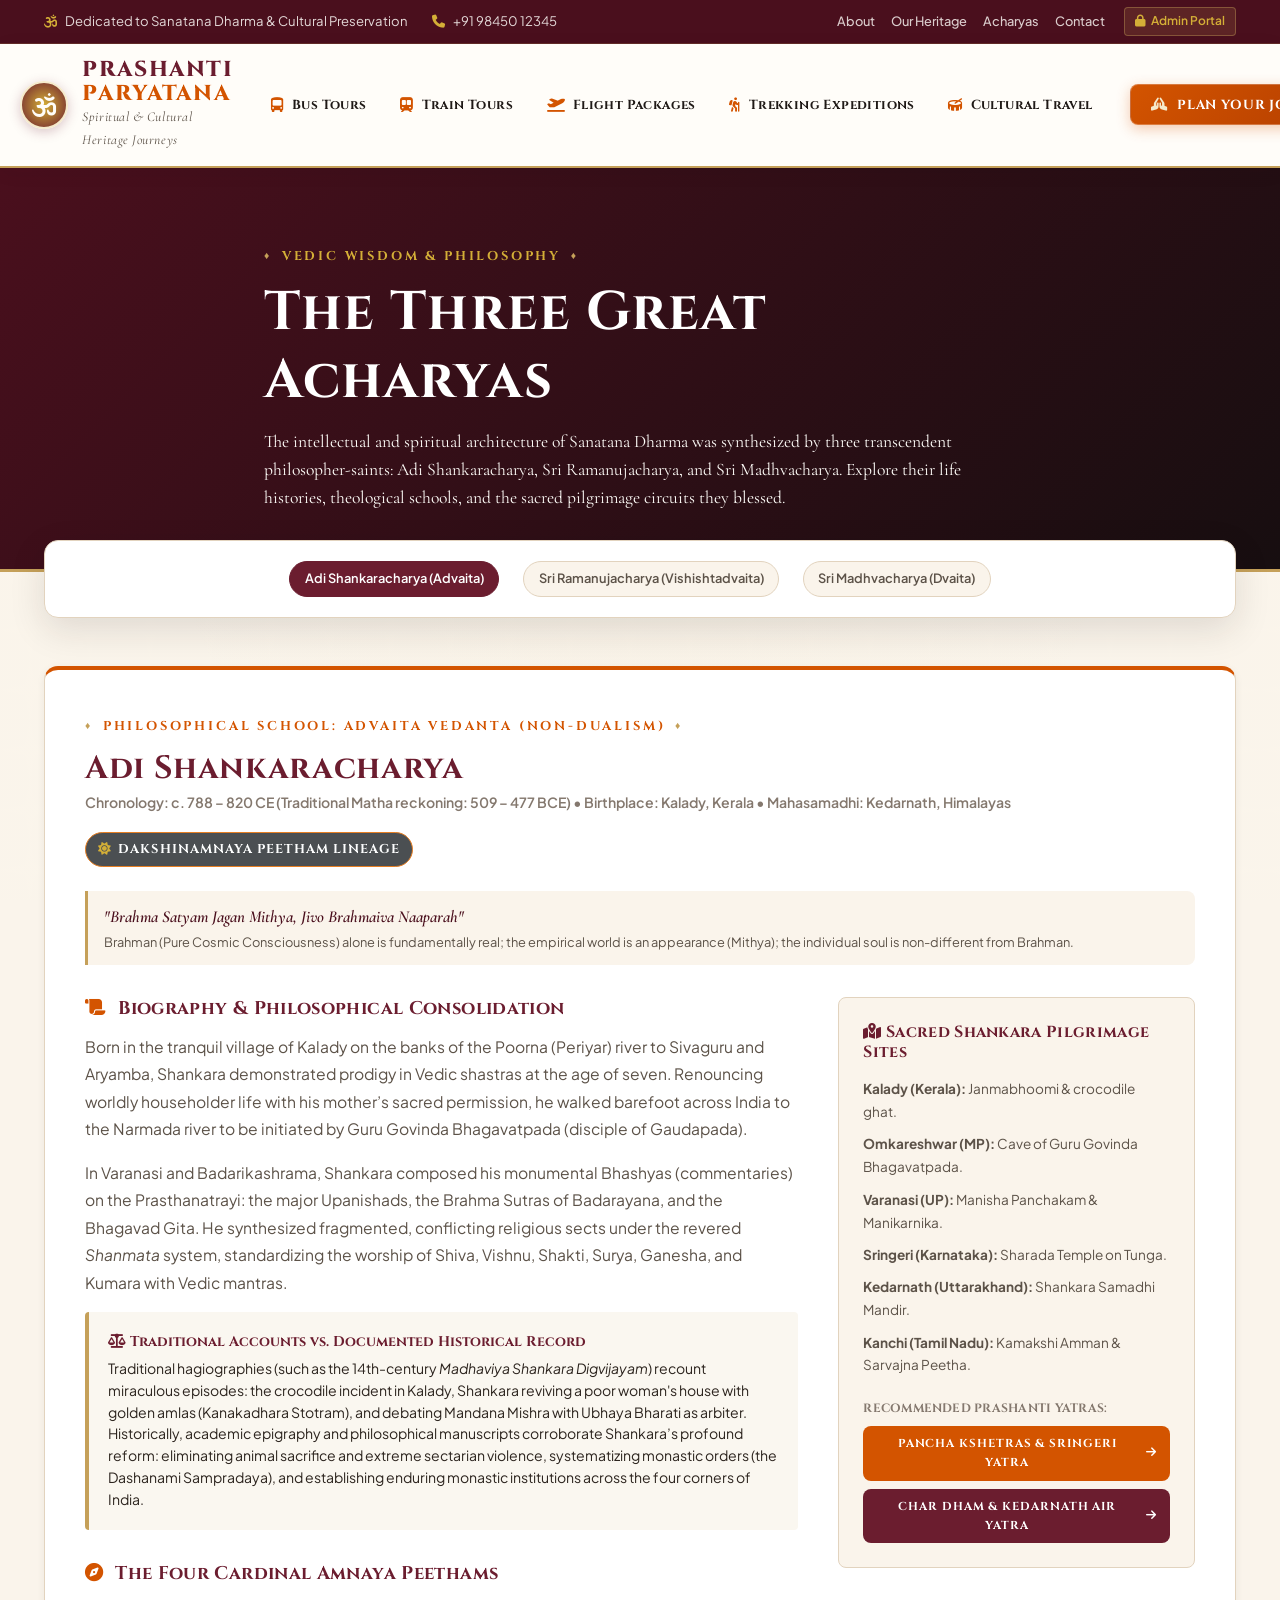
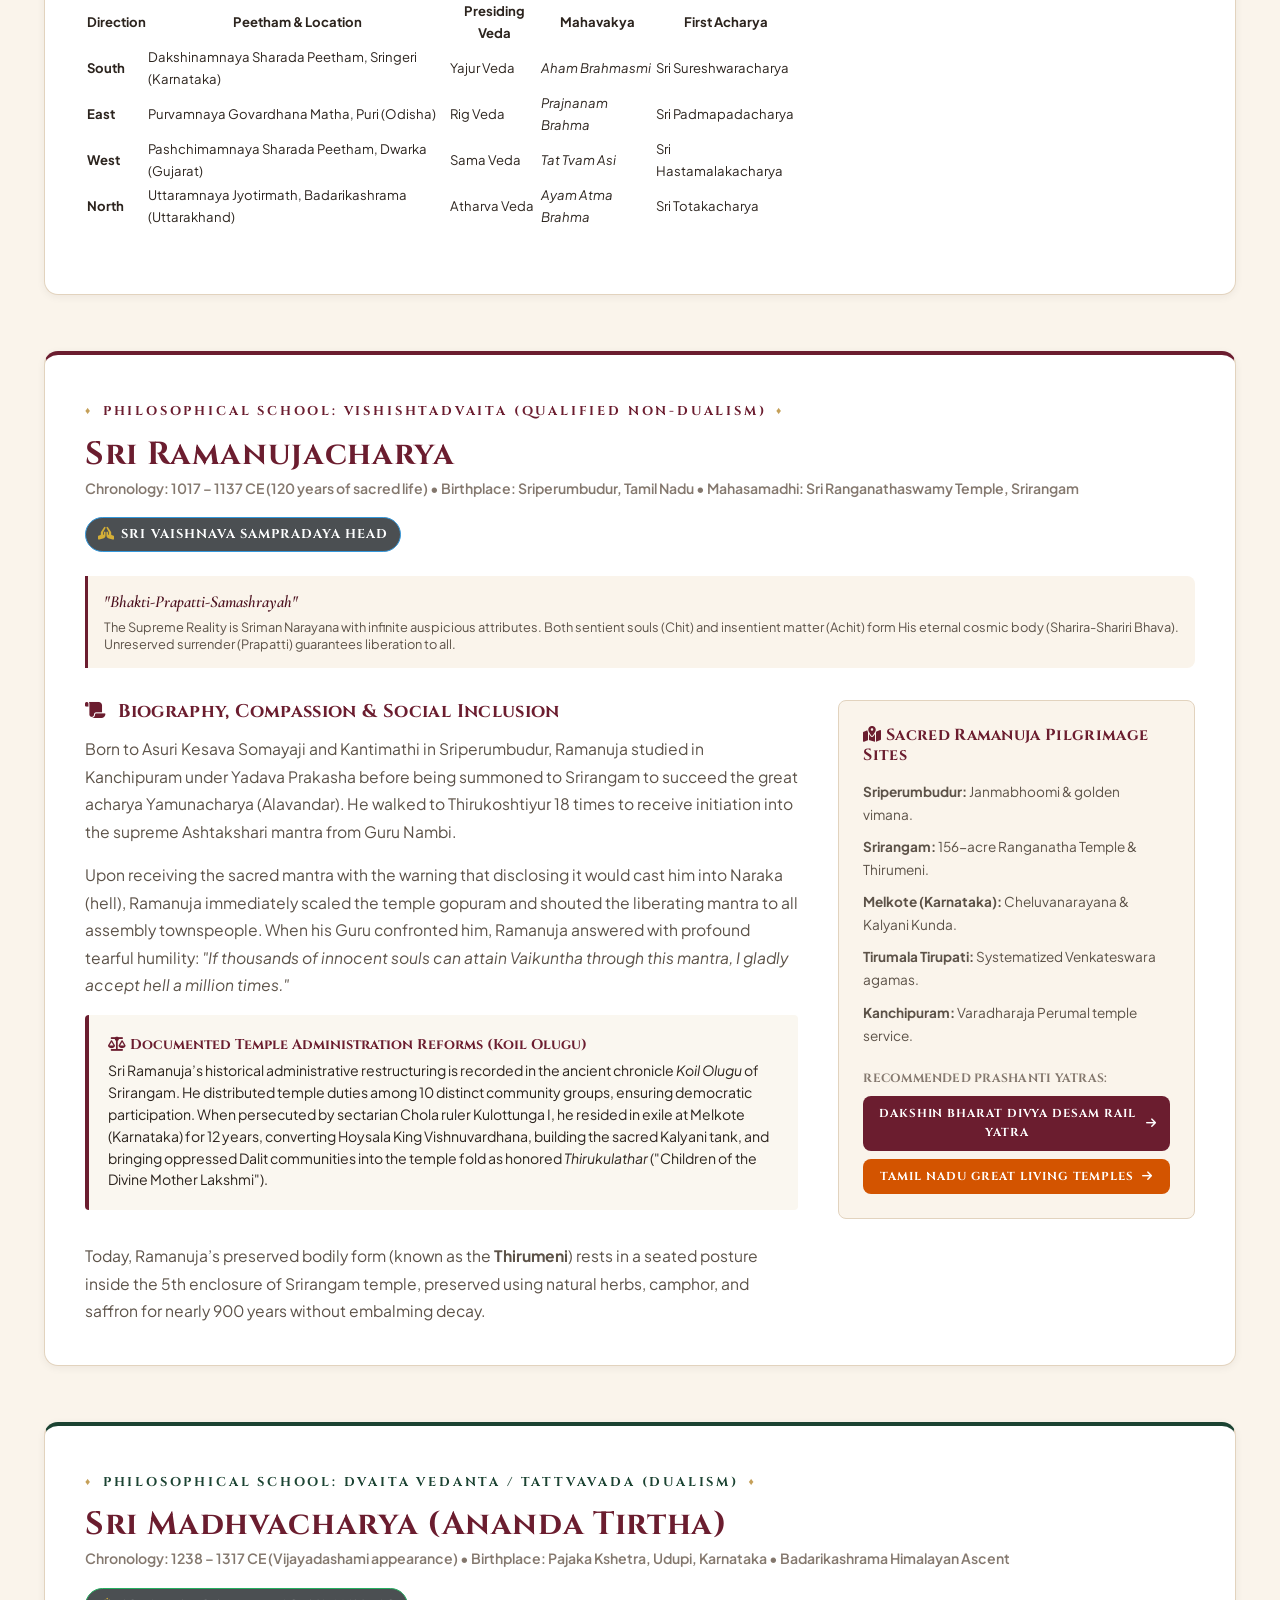
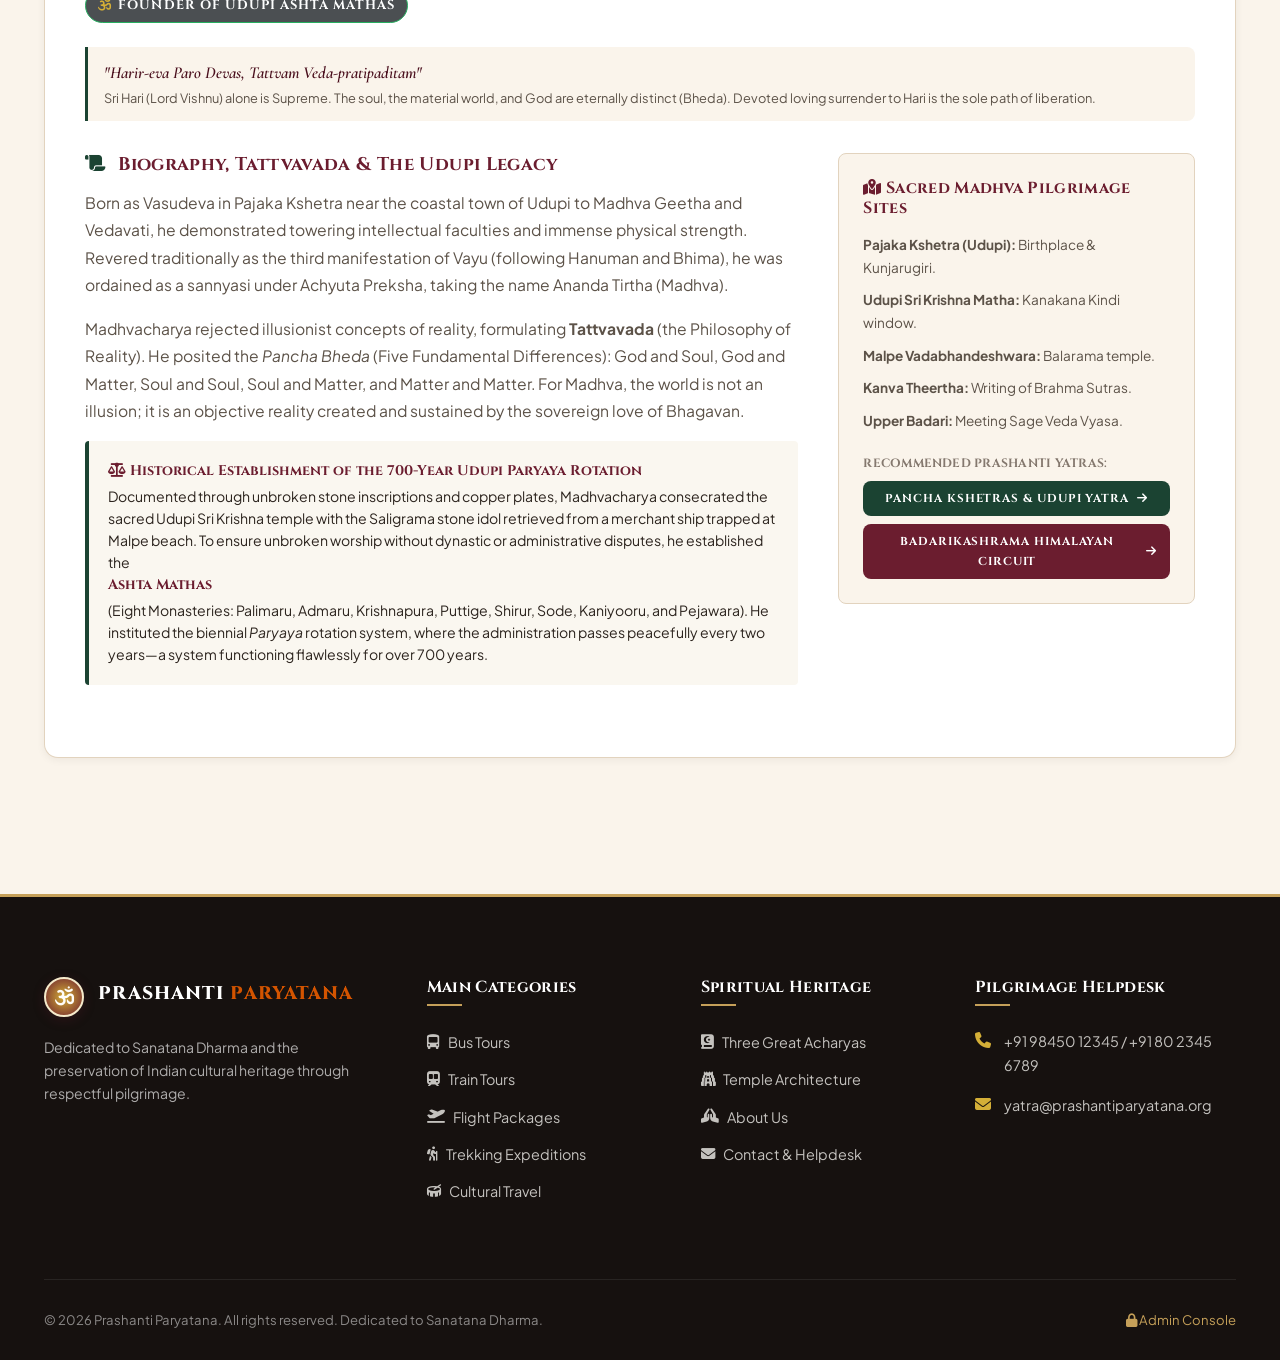
<file: acharyas.html>
<!DOCTYPE html>
<html lang="en">
<head>
  <meta charset="UTF-8" />
  <meta name="viewport" content="width=device-width, initial-scale=1.0" />
  <title>The Three Great Acharyas | Prashanti Paryatana</title>
  <meta name="description" content="Explore the philosophical systems, historical lives, and sacred pilgrimage routes of Adi Shankaracharya, Sri Ramanujacharya, and Sri Madhvacharya." />

  <link rel="preconnect" href="https://fonts.googleapis.com" />
  <link rel="preconnect" href="https://fonts.gstatic.com" crossorigin />
  <link rel="stylesheet" href="https://cdnjs.cloudflare.com/ajax/libs/font-awesome/6.5.1/css/all.min.css" />

  <link rel="stylesheet" href="css/style.css" />
  <link rel="stylesheet" href="css/components.css" />
</head>
<body data-page="acharyas">

  <!-- Top Bar -->
  <div class="top-bar">
    <div class="container top-bar-inner">
      <div class="top-bar-left">
        <div class="top-bar-item">
          <i class="fa-solid fa-om"></i>
          <span>Dedicated to Sanatana Dharma & Cultural Preservation</span>
        </div>
        <div class="top-bar-item">
          <i class="fa-solid fa-phone"></i>
          <a href="tel:+919845012345">+91 98450 12345</a>
        </div>
      </div>
      <div class="top-bar-right">
        <div class="top-bar-links">
          <a href="about.html">About</a>
          <a href="heritage.html">Our Heritage</a>
          <a href="acharyas.html" class="active">Acharyas</a>
          <a href="contact.html">Contact</a>
        </div>
        <a href="admin.html" class="admin-portal-link">
          <i class="fa-solid fa-lock"></i> Admin Portal
        </a>
      </div>
    </div>
  </div>

  <!-- Header -->
  <header class="site-header">
    <div class="container site-header-inner">
      <a href="index.html" class="brand-identity">
        <div class="brand-emblem"><i class="fa-solid fa-om"></i></div>
        <div class="brand-text-wrap">
          <span class="brand-name">Prashanti <span>Paryatana</span></span>
          <span class="brand-tagline">Spiritual & Cultural Heritage Journeys</span>
        </div>
      </a>

      <!-- 5 Prominent Categories -->
      <nav class="categories-nav">
        <a href="bus-tours.html" class="category-link">
          <i class="fa-solid fa-bus-simple"></i>
          <span>Bus Tours</span>
        </a>
        <a href="train-tours.html" class="category-link">
          <i class="fa-solid fa-train-subway"></i>
          <span>Train Tours</span>
        </a>
        <a href="flight-packages.html" class="category-link">
          <i class="fa-solid fa-plane-departure"></i>
          <span>Flight Packages</span>
        </a>
        <a href="trekking-expeditions.html" class="category-link">
          <i class="fa-solid fa-person-hiking"></i>
          <span>Trekking Expeditions</span>
        </a>
        <a href="cultural.html" class="category-link">
          <i class="fa-solid fa-drum"></i>
          <span>Cultural Travel</span>
        </a>
      </nav>

      <div class="nav-actions">
        <button type="button" class="btn-plan-journey" onclick="openEnquiryModal('', 'Acharya Heritage Pilgrimage', 'all')">
          <i class="fa-solid fa-hands-praying"></i>
          <span>Plan Your Journey</span>
        </button>
        <button type="button" class="mobile-nav-toggle" aria-label="Toggle navigation">
          <i class="fa-solid fa-bars-staggered"></i>
        </button>
      </div>
    </div>
  </header>

  <!-- Hero Section -->
  <section class="category-hero" style="background: linear-gradient(135deg, var(--color-maroon-deep) 0%, #170E10 100%);">
    <div class="container category-hero-content">
      <span class="section-eyebrow" style="color: var(--color-gold-bright);">Vedic Wisdom & Philosophy</span>
      <h1>The Three Great Acharyas</h1>
      <p>
        The intellectual and spiritual architecture of Sanatana Dharma was synthesized by three transcendent philosopher-saints: Adi Shankaracharya, Sri Ramanujacharya, and Sri Madhvacharya. Explore their life histories, theological schools, and the sacred pilgrimage circuits they blessed.
      </p>
    </div>
  </section>

  <!-- Navigation Anchors -->
  <div class="container filter-bar-wrap">
    <div class="filter-bar" style="justify-content: center; gap: 1.5rem;">
      <a href="#adi-shankara" class="filter-pill active">Adi Shankaracharya (Advaita)</a>
      <a href="#ramanujacharya" class="filter-pill">Sri Ramanujacharya (Vishishtadvaita)</a>
      <a href="#madhvacharya" class="filter-pill">Sri Madhvacharya (Dvaita)</a>
    </div>
  </div>

  <!-- Main Content: The Three Acharyas In-Depth -->
  <main class="container" style="padding-bottom: 6rem;">

    <!-- ================= 1. ADI SHANKARACHARYA ================= -->
    <article id="adi-shankara" class="detail-section-block" style="border-top: 4px solid var(--color-saffron);">
      <div style="display: flex; justify-content: space-between; align-items: flex-start; flex-wrap: wrap; gap: 1rem; margin-bottom: 1.5rem;">
        <div>
          <span class="section-eyebrow">Philosophical School: Advaita Vedanta (Non-Dualism)</span>
          <h2 style="color: var(--color-maroon); font-size: 2rem;">Adi Shankaracharya</h2>
          <span style="font-size: 0.88rem; color: var(--text-muted); font-weight: 600;">
            Chronology: c. 788 – 820 CE (Traditional Matha reckoning: 509 – 477 BCE) • Birthplace: Kalady, Kerala • Mahasamadhi: Kedarnath, Himalayas
          </span>
        </div>
        <span class="package-card-badge cat-bus" style="position: static; font-size: 0.8rem;">
          <i class="fa-solid fa-sun"></i> Dakshinamnaya Peetham Lineage
        </span>
      </div>

      <div class="acharya-quote-box" style="margin: 1.5rem 0;">
        <div class="acharya-quote">"Brahma Satyam Jagan Mithya, Jivo Brahmaiva Naaparah"</div>
        <div class="acharya-trans">Brahman (Pure Cosmic Consciousness) alone is fundamentally real; the empirical world is an appearance (Mithya); the individual soul is non-different from Brahman.</div>
      </div>

      <div class="detail-grid" style="grid-template-columns: 2fr 1fr; gap: 2.5rem; margin-top: 2rem;">
        <div>
          <h4 style="color: var(--color-maroon); margin-bottom: 0.8rem; font-size: 1.15rem;">
            <i class="fa-solid fa-scroll" style="color: var(--color-saffron); margin-right: 0.4rem;"></i> Biography & Philosophical Consolidation
          </h4>
          <p class="detail-body-text" style="margin-bottom: 1rem;">
            Born in the tranquil village of Kalady on the banks of the Poorna (Periyar) river to Sivaguru and Aryamba, Shankara demonstrated prodigy in Vedic shastras at the age of seven. Renouncing worldly householder life with his mother’s sacred permission, he walked barefoot across India to the Narmada river to be initiated by Guru Govinda Bhagavatpada (disciple of Gaudapada).
          </p>
          <p class="detail-body-text" style="margin-bottom: 1rem;">
            In Varanasi and Badarikashrama, Shankara composed his monumental Bhashyas (commentaries) on the Prasthanatrayi: the major Upanishads, the Brahma Sutras of Badarayana, and the Bhagavad Gita. He synthesized fragmented, conflicting religious sects under the revered <em>Shanmata</em> system, standardizing the worship of Shiva, Vishnu, Shakti, Surya, Ganesha, and Kumara with Vedic mantras.
          </p>

          <!-- Historical Distinction Note -->
          <div class="artist-disclaimer-notice" style="border-left-color: var(--color-gold); background: #FAF7F0;">
            <strong><i class="fa-solid fa-scale-balanced"></i> Traditional Accounts vs. Documented Historical Record</strong>
            Traditional hagiographies (such as the 14th-century <em>Madhaviya Shankara Digvijayam</em>) recount miraculous episodes: the crocodile incident in Kalady, Shankara reviving a poor woman's house with golden amlas (Kanakadhara Stotram), and debating Mandana Mishra with Ubhaya Bharati as arbiter. Historically, academic epigraphy and philosophical manuscripts corroborate Shankara’s profound reform: eliminating animal sacrifice and extreme sectarian violence, systematizing monastic orders (the Dashanami Sampradaya), and establishing enduring monastic institutions across the four corners of India.
          </div>

          <h4 style="color: var(--color-maroon); margin: 1.5rem 0 0.8rem 0; font-size: 1.15rem;">
            <i class="fa-solid fa-compass" style="color: var(--color-saffron); margin-right: 0.4rem;"></i> The Four Cardinal Amnaya Peethams
          </h4>
          <div style="overflow-x: auto;">
            <table class="admin-table" style="font-size: 0.82rem; margin-bottom: 1.5rem;">
              <thead>
                <tr>
                  <th>Direction</th>
                  <th>Peetham & Location</th>
                  <th>Presiding Veda</th>
                  <th>Mahavakya</th>
                  <th>First Acharya</th>
                </tr>
              </thead>
              <tbody>
                <tr>
                  <td><strong>South</strong></td>
                  <td>Dakshinamnaya Sharada Peetham, Sringeri (Karnataka)</td>
                  <td>Yajur Veda</td>
                  <td><em>Aham Brahmasmi</em></td>
                  <td>Sri Sureshwaracharya</td>
                </tr>
                <tr>
                  <td><strong>East</strong></td>
                  <td>Purvamnaya Govardhana Matha, Puri (Odisha)</td>
                  <td>Rig Veda</td>
                  <td><em>Prajnanam Brahma</em></td>
                  <td>Sri Padmapadacharya</td>
                </tr>
                <tr>
                  <td><strong>West</strong></td>
                  <td>Pashchimamnaya Sharada Peetham, Dwarka (Gujarat)</td>
                  <td>Sama Veda</td>
                  <td><em>Tat Tvam Asi</em></td>
                  <td>Sri Hastamalakacharya</td>
                </tr>
                <tr>
                  <td><strong>North</strong></td>
                  <td>Uttaramnaya Jyotirmath, Badarikashrama (Uttarakhand)</td>
                  <td>Atharva Veda</td>
                  <td><em>Ayam Atma Brahma</em></td>
                  <td>Sri Totakacharya</td>
                </tr>
              </tbody>
            </table>
          </div>
        </div>

        <div>
          <div style="background: var(--color-sandalwood); padding: 1.5rem; border-radius: var(--radius-md); border: 1px solid var(--color-sandalwood-border);">
            <h4 style="font-size: 1rem; color: var(--color-maroon); margin-bottom: 1rem;">
              <i class="fa-solid fa-map-location-dot"></i> Sacred Shankara Pilgrimage Sites
            </h4>
            <ul style="display: flex; flex-direction: column; gap: 0.6rem; font-size: 0.85rem; color: var(--text-secondary); margin-bottom: 1.5rem;">
              <li><strong>Kalady (Kerala):</strong> Janmabhoomi & crocodile ghat.</li>
              <li><strong>Omkareshwar (MP):</strong> Cave of Guru Govinda Bhagavatpada.</li>
              <li><strong>Varanasi (UP):</strong> Manisha Panchakam & Manikarnika.</li>
              <li><strong>Sringeri (Karnataka):</strong> Sharada Temple on Tunga.</li>
              <li><strong>Kedarnath (Uttarakhand):</strong> Shankara Samadhi Mandir.</li>
              <li><strong>Kanchi (Tamil Nadu):</strong> Kamakshi Amman & Sarvajna Peetha.</li>
            </ul>

            <h5 style="font-family: var(--font-heading); font-size: 0.75rem; text-transform: uppercase; color: var(--text-muted); margin-bottom: 0.6rem;">
              Recommended Prashanti Yatras:
            </h5>
            <div style="display: flex; flex-direction: column; gap: 0.5rem;">
              <a href="package-detail.html?id=bus-sringeri-udupi" class="btn-explore" style="font-size: 0.72rem; padding: 0.5rem 0.8rem; background: var(--color-saffron);">
                <span>Pancha Kshetras & Sringeri Yatra</span> <i class="fa-solid fa-arrow-right"></i>
              </a>
              <a href="package-detail.html?id=flight-char-dham-himalaya" class="btn-explore" style="font-size: 0.72rem; padding: 0.5rem 0.8rem; background: var(--color-maroon);">
                <span>Char Dham & Kedarnath Air Yatra</span> <i class="fa-solid fa-arrow-right"></i>
              </a>
            </div>
          </div>
        </div>
      </div>
    </article>

    <!-- ================= 2. SRI RAMANUJACHARYA ================= -->
    <article id="ramanujacharya" class="detail-section-block" style="border-top: 4px solid var(--color-maroon); margin-top: 3.5rem;">
      <div style="display: flex; justify-content: space-between; align-items: flex-start; flex-wrap: wrap; gap: 1rem; margin-bottom: 1.5rem;">
        <div>
          <span class="section-eyebrow" style="color: var(--color-maroon);">Philosophical School: Vishishtadvaita (Qualified Non-Dualism)</span>
          <h2 style="color: var(--color-maroon); font-size: 2rem;">Sri Ramanujacharya</h2>
          <span style="font-size: 0.88rem; color: var(--text-muted); font-weight: 600;">
            Chronology: 1017 – 1137 CE (120 years of sacred life) • Birthplace: Sriperumbudur, Tamil Nadu • Mahasamadhi: Sri Ranganathaswamy Temple, Srirangam
          </span>
        </div>
        <span class="package-card-badge cat-train" style="position: static; font-size: 0.8rem;">
          <i class="fa-solid fa-hands-praying"></i> Sri Vaishnava Sampradaya Head
        </span>
      </div>

      <div class="acharya-quote-box" style="margin: 1.5rem 0; border-left-color: var(--color-maroon);">
        <div class="acharya-quote">"Bhakti-Prapatti-Samashrayah"</div>
        <div class="acharya-trans">The Supreme Reality is Sriman Narayana with infinite auspicious attributes. Both sentient souls (Chit) and insentient matter (Achit) form His eternal cosmic body (Sharira-Shariri Bhava). Unreserved surrender (Prapatti) guarantees liberation to all.</div>
      </div>

      <div class="detail-grid" style="grid-template-columns: 2fr 1fr; gap: 2.5rem; margin-top: 2rem;">
        <div>
          <h4 style="color: var(--color-maroon); margin-bottom: 0.8rem; font-size: 1.15rem;">
            <i class="fa-solid fa-scroll" style="color: var(--color-maroon); margin-right: 0.4rem;"></i> Biography, Compassion & Social Inclusion
          </h4>
          <p class="detail-body-text" style="margin-bottom: 1rem;">
            Born to Asuri Kesava Somayaji and Kantimathi in Sriperumbudur, Ramanuja studied in Kanchipuram under Yadava Prakasha before being summoned to Srirangam to succeed the great acharya Yamunacharya (Alavandar). He walked to Thirukoshtiyur 18 times to receive initiation into the supreme Ashtakshari mantra from Guru Nambi.
          </p>
          <p class="detail-body-text" style="margin-bottom: 1rem;">
            Upon receiving the sacred mantra with the warning that disclosing it would cast him into Naraka (hell), Ramanuja immediately scaled the temple gopuram and shouted the liberating mantra to all assembly townspeople. When his Guru confronted him, Ramanuja answered with profound tearful humility: <em>"If thousands of innocent souls can attain Vaikuntha through this mantra, I gladly accept hell a million times."</em>
          </p>

          <div class="artist-disclaimer-notice" style="border-left-color: var(--color-maroon); background: #FAF7F0;">
            <strong><i class="fa-solid fa-scale-balanced"></i> Documented Temple Administration Reforms (Koil Olugu)</strong>
            Sri Ramanuja’s historical administrative restructuring is recorded in the ancient chronicle <em>Koil Olugu</em> of Srirangam. He distributed temple duties among 10 distinct community groups, ensuring democratic participation. When persecuted by sectarian Chola ruler Kulottunga I, he resided in exile at Melkote (Karnataka) for 12 years, converting Hoysala King Vishnuvardhana, building the sacred Kalyani tank, and bringing oppressed Dalit communities into the temple fold as honored <em>Thirukulathar</em> ("Children of the Divine Mother Lakshmi").
          </div>

          <p class="detail-body-text" style="margin-top: 1rem;">
            Today, Ramanuja’s preserved bodily form (known as the <strong>Thirumeni</strong>) rests in a seated posture inside the 5th enclosure of Srirangam temple, preserved using natural herbs, camphor, and saffron for nearly 900 years without embalming decay.
          </p>
        </div>

        <div>
          <div style="background: var(--color-sandalwood); padding: 1.5rem; border-radius: var(--radius-md); border: 1px solid var(--color-sandalwood-border);">
            <h4 style="font-size: 1rem; color: var(--color-maroon); margin-bottom: 1rem;">
              <i class="fa-solid fa-map-location-dot"></i> Sacred Ramanuja Pilgrimage Sites
            </h4>
            <ul style="display: flex; flex-direction: column; gap: 0.6rem; font-size: 0.85rem; color: var(--text-secondary); margin-bottom: 1.5rem;">
              <li><strong>Sriperumbudur:</strong> Janmabhoomi & golden vimana.</li>
              <li><strong>Srirangam:</strong> 156-acre Ranganatha Temple & Thirumeni.</li>
              <li><strong>Melkote (Karnataka):</strong> Cheluvanarayana & Kalyani Kunda.</li>
              <li><strong>Tirumala Tirupati:</strong> Systematized Venkateswara agamas.</li>
              <li><strong>Kanchipuram:</strong> Varadharaja Perumal temple service.</li>
            </ul>

            <h5 style="font-family: var(--font-heading); font-size: 0.75rem; text-transform: uppercase; color: var(--text-muted); margin-bottom: 0.6rem;">
              Recommended Prashanti Yatras:
            </h5>
            <div style="display: flex; flex-direction: column; gap: 0.5rem;">
              <a href="package-detail.html?id=train-dakshin-divya-desam" class="btn-explore" style="font-size: 0.72rem; padding: 0.5rem 0.8rem; background: var(--color-maroon);">
                <span>Dakshin Bharat Divya Desam Rail Yatra</span> <i class="fa-solid fa-arrow-right"></i>
              </a>
              <a href="package-detail.html?id=bus-chola-navagraha" class="btn-explore" style="font-size: 0.72rem; padding: 0.5rem 0.8rem; background: var(--color-saffron);">
                <span>Tamil Nadu Great Living Temples</span> <i class="fa-solid fa-arrow-right"></i>
              </a>
            </div>
          </div>
        </div>
      </div>
    </article>

    <!-- ================= 3. SRI MADHVACHARYA ================= -->
    <article id="madhvacharya" class="detail-section-block" style="border-top: 4px solid var(--color-forest); margin-top: 3.5rem;">
      <div style="display: flex; justify-content: space-between; align-items: flex-start; flex-wrap: wrap; gap: 1rem; margin-bottom: 1.5rem;">
        <div>
          <span class="section-eyebrow" style="color: var(--color-forest);">Philosophical School: Dvaita Vedanta / Tattvavada (Dualism)</span>
          <h2 style="color: var(--color-maroon); font-size: 2rem;">Sri Madhvacharya (Ananda Tirtha)</h2>
          <span style="font-size: 0.88rem; color: var(--text-muted); font-weight: 600;">
            Chronology: 1238 – 1317 CE (Vijayadashami appearance) • Birthplace: Pajaka Kshetra, Udupi, Karnataka • Badarikashrama Himalayan Ascent
          </span>
        </div>
        <span class="package-card-badge cat-trekking" style="position: static; font-size: 0.8rem;">
          <i class="fa-solid fa-om"></i> Founder of Udupi Ashta Mathas
        </span>
      </div>

      <div class="acharya-quote-box" style="margin: 1.5rem 0; border-left-color: var(--color-forest);">
        <div class="acharya-quote">"Harir-eva Paro Devas, Tattvam Veda-pratipaditam"</div>
        <div class="acharya-trans">Sri Hari (Lord Vishnu) alone is Supreme. The soul, the material world, and God are eternally distinct (Bheda). Devoted loving surrender to Hari is the sole path of liberation.</div>
      </div>

      <div class="detail-grid" style="grid-template-columns: 2fr 1fr; gap: 2.5rem; margin-top: 2rem;">
        <div>
          <h4 style="color: var(--color-maroon); margin-bottom: 0.8rem; font-size: 1.15rem;">
            <i class="fa-solid fa-scroll" style="color: var(--color-forest); margin-right: 0.4rem;"></i> Biography, Tattvavada & The Udupi Legacy
          </h4>
          <p class="detail-body-text" style="margin-bottom: 1rem;">
            Born as Vasudeva in Pajaka Kshetra near the coastal town of Udupi to Madhva Geetha and Vedavati, he demonstrated towering intellectual faculties and immense physical strength. Revered traditionally as the third manifestation of Vayu (following Hanuman and Bhima), he was ordained as a sannyasi under Achyuta Preksha, taking the name Ananda Tirtha (Madhva).
          </p>
          <p class="detail-body-text" style="margin-bottom: 1rem;">
            Madhvacharya rejected illusionist concepts of reality, formulating <strong>Tattvavada</strong> (the Philosophy of Reality). He posited the <em>Pancha Bheda</em> (Five Fundamental Differences): God and Soul, God and Matter, Soul and Soul, Soul and Matter, and Matter and Matter. For Madhva, the world is not an illusion; it is an objective reality created and sustained by the sovereign love of Bhagavan.
          </p>

          <div class="artist-disclaimer-notice" style="border-left-color: var(--color-forest); background: #FAF7F0;">
            <strong><i class="fa-solid fa-scale-balanced"></i> Historical Establishment of the 700-Year Udupi Paryaya Rotation</strong>
            Documented through unbroken stone inscriptions and copper plates, Madhvacharya consecrated the sacred Udupi Sri Krishna temple with the Saligrama stone idol retrieved from a merchant ship trapped at Malpe beach. To ensure unbroken worship without dynastic or administrative disputes, he established the <strong>Ashta Mathas</strong> (Eight Monasteries: Palimaru, Admaru, Krishnapura, Puttige, Shirur, Sode, Kaniyooru, and Pejawara). He instituted the biennial <em>Paryaya</em> rotation system, where the administration passes peacefully every two years—a system functioning flawlessly for over 700 years.
          </div>
        </div>

        <div>
          <div style="background: var(--color-sandalwood); padding: 1.5rem; border-radius: var(--radius-md); border: 1px solid var(--color-sandalwood-border);">
            <h4 style="font-size: 1rem; color: var(--color-maroon); margin-bottom: 1rem;">
              <i class="fa-solid fa-map-location-dot"></i> Sacred Madhva Pilgrimage Sites
            </h4>
            <ul style="display: flex; flex-direction: column; gap: 0.6rem; font-size: 0.85rem; color: var(--text-secondary); margin-bottom: 1.5rem;">
              <li><strong>Pajaka Kshetra (Udupi):</strong> Birthplace & Kunjarugiri.</li>
              <li><strong>Udupi Sri Krishna Matha:</strong> Kanakana Kindi window.</li>
              <li><strong>Malpe Vadabhandeshwara:</strong> Balarama temple.</li>
              <li><strong>Kanva Theertha:</strong> Writing of Brahma Sutras.</li>
              <li><strong>Upper Badari:</strong> Meeting Sage Veda Vyasa.</li>
            </ul>

            <h5 style="font-family: var(--font-heading); font-size: 0.75rem; text-transform: uppercase; color: var(--text-muted); margin-bottom: 0.6rem;">
              Recommended Prashanti Yatras:
            </h5>
            <div style="display: flex; flex-direction: column; gap: 0.5rem;">
              <a href="package-detail.html?id=bus-sringeri-udupi" class="btn-explore" style="font-size: 0.72rem; padding: 0.5rem 0.8rem; background: var(--color-forest);">
                <span>Pancha Kshetras & Udupi Yatra</span> <i class="fa-solid fa-arrow-right"></i>
              </a>
              <a href="package-detail.html?id=flight-char-dham-himalaya" class="btn-explore" style="font-size: 0.72rem; padding: 0.5rem 0.8rem; background: var(--color-maroon);">
                <span>Badarikashrama Himalayan Circuit</span> <i class="fa-solid fa-arrow-right"></i>
              </a>
            </div>
          </div>
        </div>
      </div>
    </article>
  </main>

  <!-- Footer -->
  <footer class="site-footer">
    <div class="container">
      <div class="footer-top-grid">
        <div class="footer-col footer-brand-col">
          <div class="brand-identity" style="margin-bottom: 1rem;">
            <div class="brand-emblem" style="width: 40px; height: 40px; font-size: 1.2rem;"><i class="fa-solid fa-om"></i></div>
            <span class="brand-name" style="font-size: 1.15rem; color:#fff;">Prashanti <span>Paryatana</span></span>
          </div>
          <p>Dedicated to Sanatana Dharma and the preservation of Indian cultural heritage through respectful pilgrimage.</p>
        </div>
        <div class="footer-col">
          <h4>Main Categories</h4>
          <ul class="footer-links-list">
            <li><a href="bus-tours.html"><i class="fa-solid fa-bus-simple"></i> Bus Tours</a></li>
            <li><a href="train-tours.html"><i class="fa-solid fa-train-subway"></i> Train Tours</a></li>
            <li><a href="flight-packages.html"><i class="fa-solid fa-plane-departure"></i> Flight Packages</a></li>
            <li><a href="trekking-expeditions.html"><i class="fa-solid fa-person-hiking"></i> Trekking Expeditions</a></li>
            <li><a href="cultural.html"><i class="fa-solid fa-drum"></i> Cultural Travel</a></li>
          </ul>
        </div>
        <div class="footer-col">
          <h4>Spiritual Heritage</h4>
          <ul class="footer-links-list">
            <li><a href="acharyas.html"><i class="fa-solid fa-book-quran"></i> Three Great Acharyas</a></li>
            <li><a href="heritage.html"><i class="fa-solid fa-gopuram"></i> Temple Architecture</a></li>
            <li><a href="about.html"><i class="fa-solid fa-hands-praying"></i> About Us</a></li>
            <li><a href="contact.html"><i class="fa-solid fa-envelope"></i> Contact & Helpdesk</a></li>
          </ul>
        </div>
        <div class="footer-col">
          <h4>Pilgrimage Helpdesk</h4>
          <div class="footer-contact-item">
            <i class="fa-solid fa-phone"></i>
            <div>+91 98450 12345 / +91 80 2345 6789</div>
          </div>
          <div class="footer-contact-item">
            <i class="fa-solid fa-envelope"></i>
            <div>yatra@prashantiparyatana.org</div>
          </div>
        </div>
      </div>
      <div class="footer-bottom">
        <div class="footer-bottom-inner">
          <p>© 2026 Prashanti Paryatana. All rights reserved. Dedicated to Sanatana Dharma.</p>
          <a href="admin.html" style="color: var(--color-gold);"><i class="fa-solid fa-lock"></i> Admin Console</a>
        </div>
      </div>
    </div>
  </footer>

  <!-- Global Modal & Mobile Drawer -->
  <div id="enquiryModal" class="modal-backdrop">
    <div class="modal-dialog">
      <div class="modal-header">
        <h3><i class="fa-solid fa-hands-praying" style="color: var(--color-gold-bright); margin-right: 0.5rem;"></i> Plan Your Sacred Journey</h3>
        <button type="button" class="modal-close-btn">&times;</button>
      </div>
      <div class="modal-body">
        <div id="enquiryFormContainer">
          <form id="enquiryForm">
            <div class="form-grid-2">
              <div class="form-group">
                <label class="form-label">Full Name <span class="req">*</span></label>
                <input type="text" name="fullName" class="form-control" required />
              </div>
              <div class="form-group">
                <label class="form-label">Email Address <span class="req">*</span></label>
                <input type="email" name="email" class="form-control" required />
              </div>
            </div>
            <div class="form-grid-2">
              <div class="form-group">
                <label class="form-label">Mobile Number <span class="req">*</span></label>
                <input type="tel" name="phone" class="form-control" required />
              </div>
              <div class="form-group">
                <label class="form-label">Starting Location</label>
                <input type="text" name="startingLocation" class="form-control" />
              </div>
            </div>
            <div class="form-grid-2">
              <div class="form-group">
                <label class="form-label">Category</label>
                <select name="category" id="enqCategorySelect" class="form-control">
                  <option value="all">Any Category</option>
                  <option value="bus">Bus Tours</option>
                  <option value="train">Train Tours</option>
                  <option value="flight">Flight Packages</option>
                  <option value="trekking">Trekking Expeditions</option>
                  <option value="cultural">Cultural Travel</option>
                </select>
              </div>
              <div class="form-group">
                <label class="form-label">Preferred Package</label>
                <select name="preferredPackage" id="enqPackageSelect" class="form-control"></select>
              </div>
            </div>
            <div class="form-grid-2">
              <div class="form-group">
                <label class="form-label">Departure Date <span class="req">*</span></label>
                <input type="date" name="departureDate" class="form-control" required />
              </div>
              <div class="form-group">
                <label class="form-label">Travellers <span class="req">*</span></label>
                <input type="number" name="travellers" min="1" max="40" class="form-control" value="2" required />
              </div>
            </div>
            <div class="form-group">
              <label class="form-label">Special Requirements</label>
              <textarea name="requirements" class="form-control" placeholder="Dietary needs, puja tokens..."></textarea>
            </div>
            <button type="submit" class="form-submit-btn">
              <i class="fa-solid fa-paper-plane"></i> Submit Travel Enquiry
            </button>
          </form>
        </div>
        <div id="enquiryConfirmationContainer" class="enquiry-confirmation" style="display: none;">
          <div class="confirmation-badge-icon"><i class="fa-solid fa-check"></i></div>
          <h3 style="color: var(--color-maroon);">Enquiry Registered!</h3>
          <div class="reference-display-box">
            <div id="confirmationRefCode" class="reference-code">PP-2026-YTR-0000</div>
          </div>
          <button type="button" class="btn-quick-enquire" onclick="closeEnquiryModal()">Close</button>
        </div>
      </div>
    </div>
  </div>

  <!-- Mobile Drawer -->
  <div class="mobile-drawer">
    <div class="mobile-drawer-content">
      <div class="mobile-drawer-header">
        <span class="brand-name" style="font-size: 1.1rem;">Prashanti <span>Paryatana</span></span>
        <button type="button" class="mobile-drawer-close" style="background:none; border:none; font-size: 1.4rem;">&times;</button>
      </div>
      <div class="mobile-drawer-links">
        <a href="bus-tours.html" class="mobile-nav-item"><i class="fa-solid fa-bus-simple"></i> Bus Tours</a>
        <a href="train-tours.html" class="mobile-nav-item"><i class="fa-solid fa-train-subway"></i> Train Tours</a>
        <a href="flight-packages.html" class="mobile-nav-item"><i class="fa-solid fa-plane-departure"></i> Flight Packages</a>
        <a href="trekking-expeditions.html" class="mobile-nav-item"><i class="fa-solid fa-person-hiking"></i> Trekking Expeditions</a>
        <a href="cultural.html" class="mobile-nav-item"><i class="fa-solid fa-drum"></i> Cultural Travel</a>
        <a href="index.html" class="mobile-nav-item"><i class="fa-solid fa-house"></i> Home</a>
      </div>
    </div>
  </div>

  <script src="js/data.js"></script>
  <script src="js/app.js"></script>
</body>
</html>
</file>
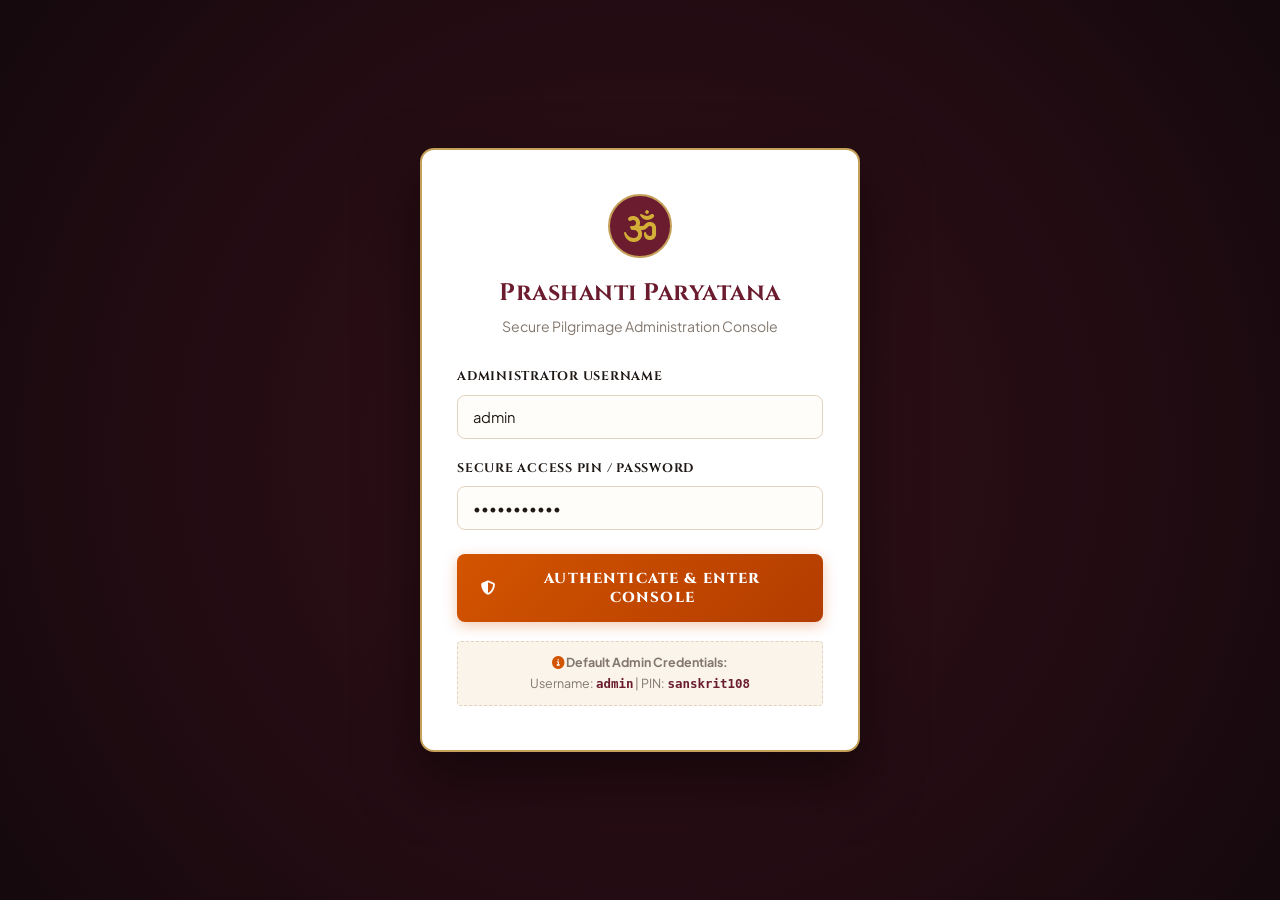
<file: admin.html>
<!DOCTYPE html>
<html lang="en">
<head>
  <meta charset="UTF-8" />
  <meta name="viewport" content="width=device-width, initial-scale=1.0" />
  <title>Admin Management Console | Prashanti Paryatana</title>
  <meta name="description" content="Protected administrative dashboard for managing packages, itineraries, customer travel enquiries, and classical artist registrations." />

  <link rel="preconnect" href="https://fonts.googleapis.com" />
  <link rel="preconnect" href="https://fonts.gstatic.com" crossorigin />
  <link rel="stylesheet" href="https://cdnjs.cloudflare.com/ajax/libs/font-awesome/6.5.1/css/all.min.css" />

  <link rel="stylesheet" href="css/style.css" />
  <link rel="stylesheet" href="css/components.css" />
  <link rel="stylesheet" href="css/admin.css" />
</head>
<body class="admin-body">

  <!-- ================= 1. AUTHENTICATION LOCK SCREEN ================= -->
  <div id="adminLockScreen" class="admin-lock-screen">
    <div class="admin-auth-card">
      <div class="admin-auth-emblem">
        <i class="fa-solid fa-om"></i>
      </div>
      <h2>Prashanti Paryatana</h2>
      <p>Secure Pilgrimage Administration Console</p>

      <form id="adminLoginForm">
        <div class="form-group" style="text-align: left;">
          <label class="form-label">Administrator Username</label>
          <input type="text" name="adminUsername" class="form-control" value="admin" required />
        </div>
        <div class="form-group" style="text-align: left; margin-bottom: 1.5rem;">
          <label class="form-label">Secure Access PIN / Password</label>
          <input type="password" name="adminPin" class="form-control" value="sanskrit108" required />
        </div>
        <button type="submit" class="form-submit-btn">
          <i class="fa-solid fa-shield-halved"></i> Authenticate & Enter Console
        </button>
      </form>

      <div class="admin-auth-credentials-hint">
        <i class="fa-solid fa-circle-info" style="color: var(--color-saffron);"></i>
        <strong>Default Admin Credentials:</strong><br />
        Username: <code style="font-weight:700; color:var(--color-maroon);">admin</code> | PIN: <code style="font-weight:700; color:var(--color-maroon);">sanskrit108</code>
      </div>
    </div>
  </div>

  <!-- ================= 2. PROTECTED ADMIN DASHBOARD ================= -->
  <div id="adminMainDashboard" style="display: none;">
    <!-- Top Admin Navbar -->
    <nav class="admin-navbar">
      <div class="admin-brand">
        <i class="fa-solid fa-om"></i>
        <span>Prashanti Paryatana • Admin Console</span>
      </div>

      <div class="admin-nav-actions">
        <span class="admin-badge"><i class="fa-solid fa-user-shield"></i> Master Admin</span>
        <a href="index.html" target="_blank" class="btn-admin-view-site">
          <i class="fa-solid fa-arrow-up-right-from-square"></i> Live Website
        </a>
        <button type="button" class="btn-admin-logout" onclick="adminLogout()">
          <i class="fa-solid fa-right-from-bracket"></i> Sign Out
        </button>
      </div>
    </nav>

    <div class="admin-container">
      <!-- High-Level Metric Stat Cards -->
      <div class="stats-overview-grid">
        <div class="stat-card">
          <div class="stat-info">
            <span>Total Packages</span>
            <h3 id="statTotalPackages">0</h3>
          </div>
          <div class="stat-icon"><i class="fa-solid fa-suitcase-rolling"></i></div>
        </div>

        <div class="stat-card">
          <div class="stat-info">
            <span>Customer Enquiries</span>
            <h3 id="statActiveEnquiries">0</h3>
          </div>
          <div class="stat-icon" style="color: var(--color-maroon);"><i class="fa-solid fa-envelope-open-text"></i></div>
        </div>

        <div class="stat-card">
          <div class="stat-info">
            <span>Registered Artists</span>
            <h3 id="statArtistRegistrations">0</h3>
          </div>
          <div class="stat-icon" style="color: var(--color-forest);"><i class="fa-solid fa-guitar"></i></div>
        </div>

        <div class="stat-card">
          <div class="stat-info">
            <span>Cultural Events</span>
            <h3 id="statCulturalEvents">0</h3>
          </div>
          <div class="stat-icon" style="color: #9B59B6;"><i class="fa-solid fa-calendar-star"></i></div>
        </div>
      </div>

      <!-- Navigation Tabs -->
      <div class="admin-tabs-nav">
        <button type="button" class="admin-tab-btn active" data-tab="tabPackages">
          <i class="fa-solid fa-suitcase-rolling"></i> Pilgrimage Packages
        </button>
        <button type="button" class="admin-tab-btn" data-tab="tabEnquiries">
          <i class="fa-solid fa-envelope-open-text"></i> Travel Enquiries
        </button>
        <button type="button" class="admin-tab-btn" data-tab="tabCultural">
          <i class="fa-solid fa-drum"></i> Cultural Portal & Artists
        </button>
      </div>

      <!-- TAB 1: PACKAGES MANAGER -->
      <div id="tabPackages" class="admin-tab-panel active">
        <div class="admin-section-header">
          <div>
            <h2>Manage Pilgrimage Packages</h2>
            <p style="font-size: 0.85rem; color: var(--text-muted);">
              Add, update, or remove packages across Bus Tours, Train Tours, Flight Packages, Trekking, and Cultural categories.
            </p>
          </div>
          <div class="admin-actions-row">
            <button type="button" class="btn-plan-journey" onclick="openAddPackageModal()" style="font-size: 0.78rem; padding: 0.6rem 1.2rem;">
              <i class="fa-solid fa-plus"></i> Add New Package
            </button>
          </div>
        </div>

        <div class="admin-table-card">
          <div class="admin-table-wrap">
            <table class="admin-table">
              <thead>
                <tr>
                  <th style="width: 70px;">Image</th>
                  <th>Package Name & Destination</th>
                  <th>Category</th>
                  <th>Duration</th>
                  <th>Travel Mode</th>
                  <th style="width: 120px;">Actions</th>
                </tr>
              </thead>
              <tbody id="adminPackagesTableBody">
                <!-- Rendered by js/admin.js -->
              </tbody>
            </table>
          </div>
        </div>
      </div>

      <!-- TAB 2: TRAVEL ENQUIRIES MANAGER -->
      <div id="tabEnquiries" class="admin-tab-panel">
        <div class="admin-section-header">
          <div>
            <h2>Customer Travel Enquiries</h2>
            <p style="font-size: 0.85rem; color: var(--text-muted);">
              Review incoming yatra requests, manage consultation statuses, and record counselor notes.
            </p>
          </div>
        </div>

        <div class="admin-table-card">
          <div class="admin-table-wrap">
            <table class="admin-table">
              <thead>
                <tr>
                  <th>Ref ID</th>
                  <th>Devotee Name & Contact</th>
                  <th>Selected Package</th>
                  <th>Departure Date</th>
                  <th>Status</th>
                  <th>Requirements</th>
                  <th>Actions</th>
                </tr>
              </thead>
              <tbody id="adminEnquiriesTableBody">
                <!-- Rendered by js/admin.js -->
              </tbody>
            </table>
          </div>
        </div>
      </div>

      <!-- TAB 3: CULTURAL EVENTS & ARTISTS -->
      <div id="tabCultural" class="admin-tab-panel">
        <!-- Part A: Cultural Events -->
        <div class="admin-section-header" style="margin-top: 1rem;">
          <div>
            <h2>Scheduled Cultural Performances</h2>
            <p style="font-size: 0.85rem; color: var(--text-muted);">Manage events displayed on the Cultural Travel Portal.</p>
          </div>
          <button type="button" class="btn-plan-journey" onclick="openAddEventModal()" style="font-size: 0.78rem; padding: 0.55rem 1rem;">
            <i class="fa-solid fa-plus"></i> Add Cultural Event
          </button>
        </div>

        <div class="admin-table-card" style="margin-bottom: 3rem;">
          <div class="admin-table-wrap">
            <table class="admin-table">
              <thead>
                <tr>
                  <th>Event Name</th>
                  <th>Genre</th>
                  <th>Artist / Troupe</th>
                  <th>Dates</th>
                  <th>Venue & City</th>
                  <th>Actions</th>
                </tr>
              </thead>
              <tbody id="adminEventsTableBody">
                <!-- Rendered by js/admin.js -->
              </tbody>
            </table>
          </div>
        </div>

        <!-- Part B: Artist Registrations -->
        <div class="admin-section-header">
          <div>
            <h2>Classical Artist Participation Registrations</h2>
            <p style="font-size: 0.85rem; color: var(--text-muted);">
              Review registered classical dancers, vocalists, and instrumentalists for temple programs.
            </p>
          </div>
        </div>

        <div class="admin-table-card">
          <div class="admin-table-wrap">
            <table class="admin-table">
              <thead>
                <tr>
                  <th>Reg ID</th>
                  <th>Artist Name & City</th>
                  <th>Art Form & Experience</th>
                  <th>Preferred Circuits</th>
                  <th>Portfolio</th>
                  <th>Status</th>
                  <th>Verify</th>
                </tr>
              </thead>
              <tbody id="adminArtistsTableBody">
                <!-- Rendered by js/admin.js -->
              </tbody>
            </table>
          </div>
        </div>
      </div>

    </div>
  </div>

  <!-- ================= ADD / EDIT PACKAGE MODAL ================= -->
  <div id="packageEditorModal" class="modal-backdrop">
    <div class="modal-dialog" style="max-width: 880px;">
      <div class="modal-header">
        <h3 id="packageModalTitle"><i class="fa-solid fa-suitcase-rolling"></i> Add Pilgrimage Package</h3>
        <button type="button" class="modal-close-btn" onclick="closePackageModal()">&times;</button>
      </div>
      <div class="modal-body">
        <form id="packageEditorForm">
          <div class="form-grid-2">
            <div class="form-group">
              <label class="form-label">Package Identifier (Slug / ID) <span class="req">*</span></label>
              <input type="text" name="pkgId" class="form-control" placeholder="e.g. bus-kashi-ayodhya" required />
            </div>
            <div class="form-group">
              <label class="form-label">Travel Category <span class="req">*</span></label>
              <select name="pkgCategory" class="form-control" required>
                <option value="bus">1. Bus Tours</option>
                <option value="train">2. Train Tours</option>
                <option value="flight">3. Flight Packages</option>
                <option value="trekking">4. Trekking Expeditions</option>
                <option value="cultural">5. Cultural Travel</option>
              </select>
            </div>
          </div>

          <div class="form-grid-2">
            <div class="form-group">
              <label class="form-label">Package Title <span class="req">*</span></label>
              <input type="text" name="pkgName" class="form-control" placeholder="e.g. Divya Kashi & Ayodhya Yatra" required />
            </div>
            <div class="form-group">
              <label class="form-label">Destination Region <span class="req">*</span></label>
              <input type="text" name="pkgDestination" class="form-control" placeholder="e.g. Uttar Pradesh (Varanasi, Ayodhya)" required />
            </div>
          </div>

          <div class="form-grid-2">
            <div class="form-group">
              <label class="form-label">Duration <span class="req">*</span></label>
              <input type="text" name="pkgDuration" class="form-control" placeholder="e.g. 7 Days / 6 Nights" required />
            </div>
            <div class="form-group">
              <label class="form-label">Starting Location Hub</label>
              <input type="text" name="pkgStartingLocation" class="form-control" placeholder="e.g. New Delhi, Bengaluru, Chennai" />
            </div>
          </div>

          <div class="form-grid-2">
            <div class="form-group">
              <label class="form-label">Transportation Mode <span class="req">*</span></label>
              <input type="text" name="pkgTravelMode" class="form-control" placeholder="e.g. Vande Bharat Express & Private AC Transfers" required />
            </div>
            <div class="form-group">
              <label class="form-label">Cover Photograph URL <span class="req">*</span></label>
              <input type="url" name="pkgImage" class="form-control" placeholder="https://images.unsplash.com/..." required />
            </div>
          </div>

          <div class="form-group">
            <label class="form-label">Short Description (for Listing Card) <span class="req">*</span></label>
            <textarea name="pkgShortDesc" class="form-control" style="min-height: 70px;" placeholder="Brief synopsis displayed on category cards..." required></textarea>
          </div>

          <div class="form-group">
            <label class="form-label">Detailed Sacred Overview <span class="req">*</span></label>
            <textarea name="pkgOverview" class="form-control" placeholder="Complete description of the pilgrimage..." required></textarea>
          </div>

          <div class="form-group">
            <label class="form-label">Historical and Spiritual Background (Sthala Purana) <span class="req">*</span></label>
            <textarea name="pkgHistory" class="form-control" placeholder="In-depth historical, Vedic, and philosophical background..." required></textarea>
          </div>

          <!-- Dynamic Day-wise Itinerary Editor -->
          <div style="border-top: 1px solid var(--color-sandalwood-border); padding-top: 1.5rem; margin-top: 1.5rem;">
            <div style="display: flex; justify-content: space-between; align-items: center; margin-bottom: 1rem;">
              <h4 style="color: var(--color-maroon); font-size: 1.1rem;">
                <i class="fa-regular fa-calendar-days"></i> Day-Wise Itinerary Builder
              </h4>
              <button type="button" class="btn-add-day" onclick="addItineraryDayRow()">
                <i class="fa-solid fa-plus"></i> Add Another Day
              </button>
            </div>
            <div id="itineraryEditorList">
              <!-- Dynamically populated by JS -->
            </div>
          </div>

          <div class="form-grid-2">
            <div class="form-group">
              <label class="form-label">Specific Temple Visits (one per line)</label>
              <textarea name="pkgTemples" class="form-control" placeholder="Kashi Vishwanath Jyotirlinga&#10;Annapurna Temple&#10;Ram Janmabhoomi"></textarea>
            </div>
            <div class="form-group">
              <label class="form-label">Educational & Spiritual Activities (one per line)</label>
              <textarea name="pkgEducation" class="form-control" placeholder="Sunrise boat study of 84 ghats&#10;Vedic chanting workshop&#10;Discourse on Tulsidas"></textarea>
            </div>
          </div>

          <div class="form-grid-2">
            <div class="form-group">
              <label class="form-label">Inclusions (one per line)</label>
              <textarea name="pkgInclusions" class="form-control" placeholder="All AC train tickets&#10;6 nights verified accommodation&#10;All sattvic meals"></textarea>
            </div>
            <div class="form-group">
              <label class="form-label">Exclusions (one per line)</label>
              <textarea name="pkgExclusions" class="form-control" placeholder="Personal seva charges&#10;Room service"></textarea>
            </div>
          </div>

          <div class="form-grid-2">
            <div class="form-group">
              <label class="form-label">Transport Details</label>
              <input type="text" name="pkgTransport" class="form-control" value="Air-conditioned luxury vehicles and reserved express rail." />
            </div>
            <div class="form-group">
              <label class="form-label">Accommodation Details</label>
              <input type="text" name="pkgAccommodation" class="form-control" value="Clean, peaceful 3-star heritage hotels and ashram guest suites." />
            </div>
          </div>

          <div class="form-grid-2">
            <div class="form-group">
              <label class="form-label">Meals & Prasadam</label>
              <input type="text" name="pkgMeals" class="form-control" value="Pure sattvic vegetarian breakfast, lunch, and dinner. No onion/garlic." />
            </div>
            <div class="form-group">
              <label class="form-label">Safety & Dress Code</label>
              <input type="text" name="pkgSafety" class="form-control" value="Traditional dress code required for sanctum entry. Paced for senior citizens." />
            </div>
          </div>

          <button type="submit" class="form-submit-btn" style="margin-top: 1.5rem;">
            <i class="fa-solid fa-floppy-disk"></i> Save Pilgrimage Package
          </button>
        </form>
      </div>
    </div>
  </div>

  <!-- ================= VIEW / UPDATE ENQUIRY MODAL ================= -->
  <div id="enquiryViewModal" class="modal-backdrop">
    <div class="modal-dialog">
      <div class="modal-header">
        <h3><i class="fa-solid fa-envelope-open-text"></i> Pilgrimage Enquiry Details</h3>
        <button type="button" class="modal-close-btn" onclick="document.getElementById('enquiryViewModal').classList.remove('open')">&times;</button>
      </div>
      <div id="enquiryViewModalBody" class="modal-body">
        <!-- Rendered by js/admin.js -->
      </div>
    </div>
  </div>

  <!-- ================= ADD CULTURAL EVENT MODAL ================= -->
  <div id="addEventModal" class="modal-backdrop">
    <div class="modal-dialog">
      <div class="modal-header">
        <h3><i class="fa-solid fa-drum"></i> Add Cultural Performance Event</h3>
        <button type="button" class="modal-close-btn" onclick="closeAddEventModal()">&times;</button>
      </div>
      <div class="modal-body">
        <form id="addEventForm">
          <div class="form-group">
            <label class="form-label">Event Name <span class="req">*</span></label>
            <input type="text" name="eventName" class="form-control" placeholder="e.g. Swathi Sangeetha Utsavam" required />
          </div>
          <div class="form-grid-2">
            <div class="form-group">
              <label class="form-label">Art Genre <span class="req">*</span></label>
              <input type="text" name="eventGenre" class="form-control" placeholder="Carnatic Music, Bharatanatyam, etc." required />
            </div>
            <div class="form-group">
              <label class="form-label">Featured Artist / Guru <span class="req">*</span></label>
              <input type="text" name="eventArtist" class="form-control" placeholder="Maestros & Troupe" required />
            </div>
          </div>
          <div class="form-grid-2">
            <div class="form-group">
              <label class="form-label">Festival Dates <span class="req">*</span></label>
              <input type="text" name="eventDate" class="form-control" placeholder="e.g. Jan 10 – Jan 16, 2027" required />
            </div>
            <div class="form-group">
              <label class="form-label">Venue & City <span class="req">*</span></label>
              <input type="text" name="eventVenue" class="form-control" placeholder="Venue Name" required />
            </div>
          </div>
          <div class="form-grid-2">
            <div class="form-group">
              <label class="form-label">City, State</label>
              <input type="text" name="eventCity" class="form-control" placeholder="e.g. Chennai, Tamil Nadu" required />
            </div>
            <div class="form-group">
              <label class="form-label">Linked Travel Package ID</label>
              <input type="text" name="eventPackageId" class="form-control" value="cultural-margazhi-chennai" />
            </div>
          </div>
          <div class="form-group">
            <label class="form-label">Event Description</label>
            <textarea name="eventDesc" class="form-control" placeholder="Performance synopsis, festival importance..."></textarea>
          </div>
          <div class="form-group">
            <label class="form-label">Event Image URL</label>
            <input type="url" name="eventImage" class="form-control" placeholder="https://images.unsplash.com/..." />
          </div>
          <button type="submit" class="form-submit-btn">
            <i class="fa-solid fa-plus"></i> Publish Cultural Event
          </button>
        </form>
      </div>
    </div>
  </div>

  <script src="js/data.js"></script>
  <script src="js/app.js"></script>
  <script src="js/admin.js"></script>
</body>
</html>
</file>
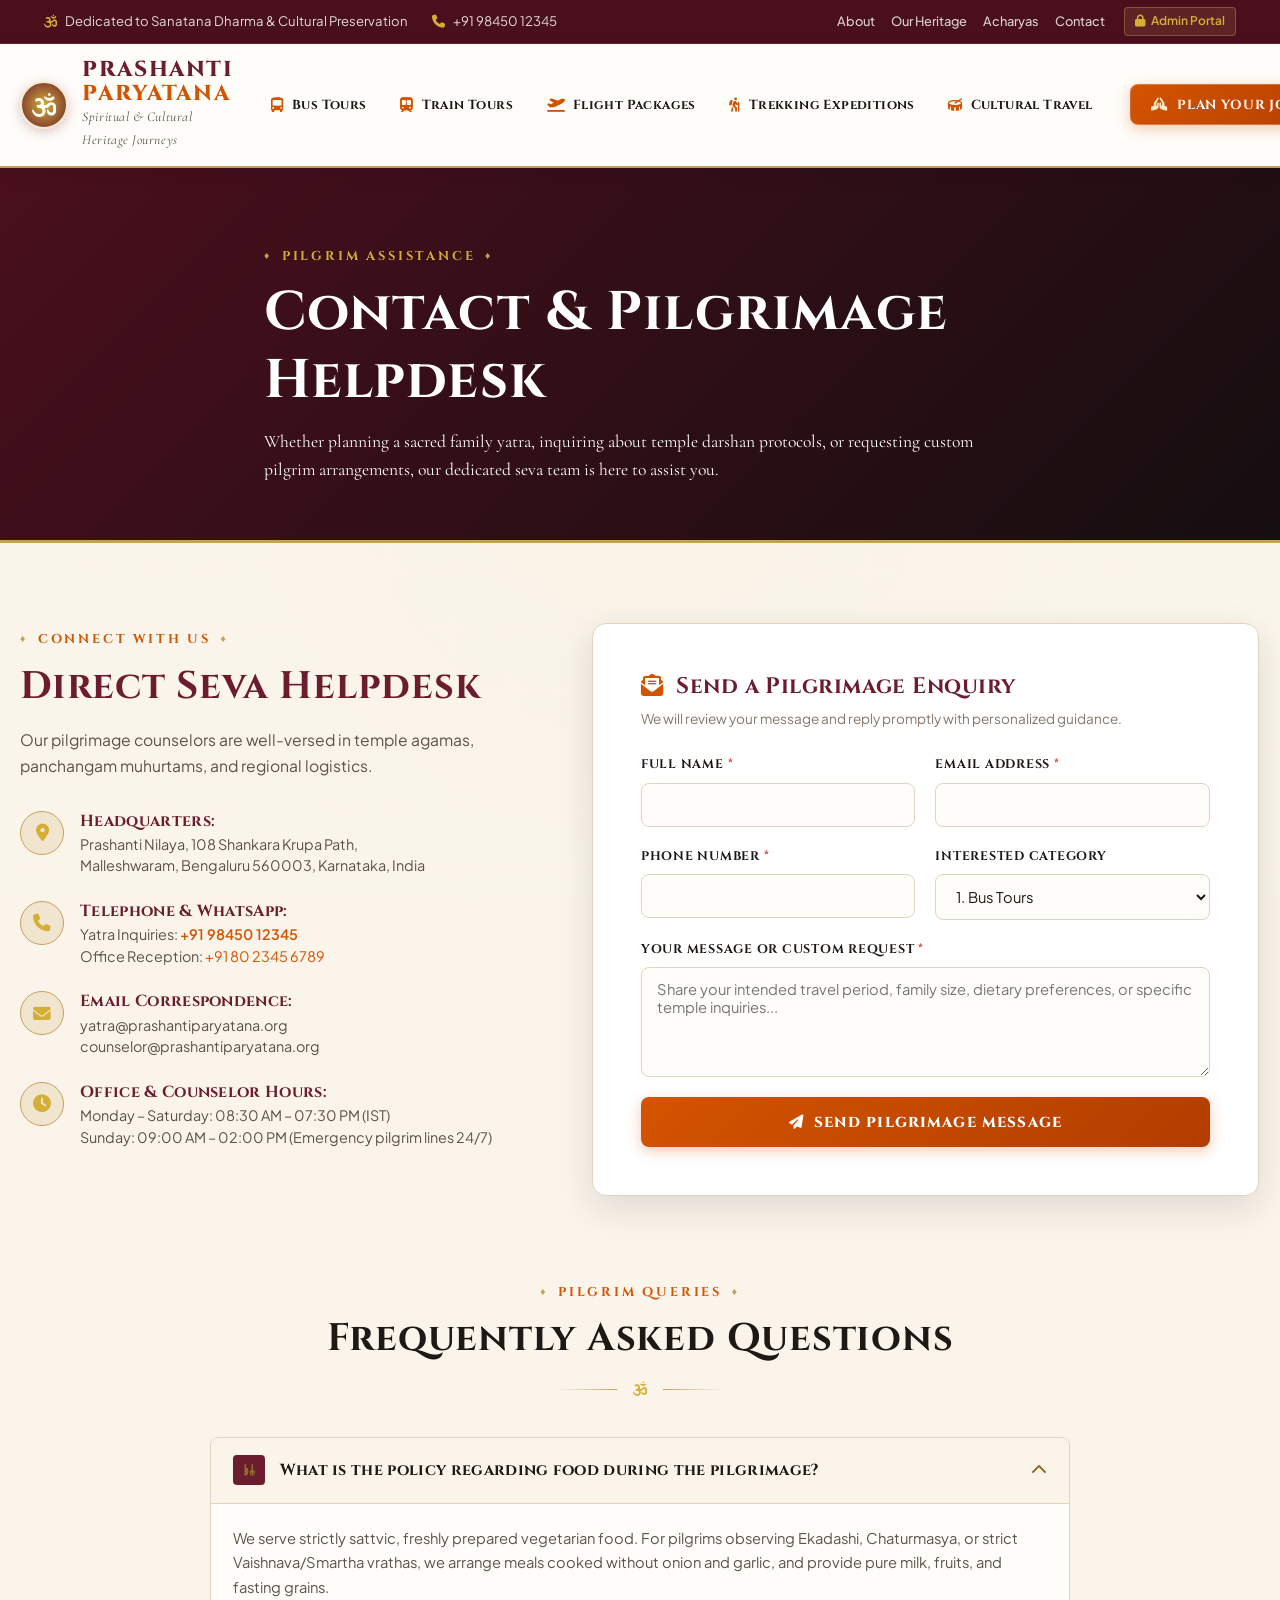
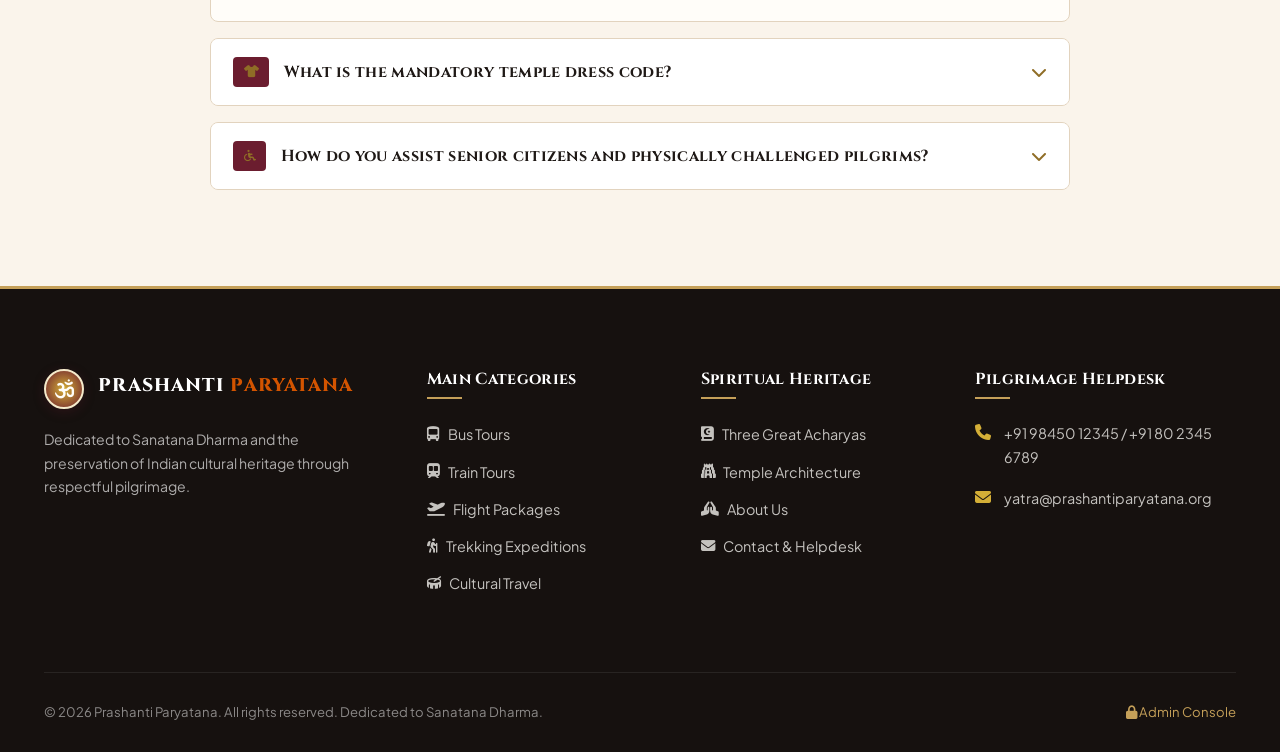
<file: contact.html>
<!DOCTYPE html>
<html lang="en">
<head>
  <meta charset="UTF-8" />
  <meta name="viewport" content="width=device-width, initial-scale=1.0" />
  <title>Contact & Pilgrimage Helpdesk | Prashanti Paryatana</title>
  <meta name="description" content="Get in touch with Prashanti Paryatana for customized spiritual pilgrimage itineraries, temple festival schedules, and elder travel assistance." />

  <link rel="preconnect" href="https://fonts.googleapis.com" />
  <link rel="preconnect" href="https://fonts.gstatic.com" crossorigin />
  <link rel="stylesheet" href="https://cdnjs.cloudflare.com/ajax/libs/font-awesome/6.5.1/css/all.min.css" />

  <link rel="stylesheet" href="css/style.css" />
  <link rel="stylesheet" href="css/components.css" />
</head>
<body data-page="contact">

  <!-- Top Bar -->
  <div class="top-bar">
    <div class="container top-bar-inner">
      <div class="top-bar-left">
        <div class="top-bar-item">
          <i class="fa-solid fa-om"></i>
          <span>Dedicated to Sanatana Dharma & Cultural Preservation</span>
        </div>
        <div class="top-bar-item">
          <i class="fa-solid fa-phone"></i>
          <a href="tel:+919845012345">+91 98450 12345</a>
        </div>
      </div>
      <div class="top-bar-right">
        <div class="top-bar-links">
          <a href="about.html">About</a>
          <a href="heritage.html">Our Heritage</a>
          <a href="acharyas.html">Acharyas</a>
          <a href="contact.html" class="active">Contact</a>
        </div>
        <a href="admin.html" class="admin-portal-link">
          <i class="fa-solid fa-lock"></i> Admin Portal
        </a>
      </div>
    </div>
  </div>

  <!-- Header -->
  <header class="site-header">
    <div class="container site-header-inner">
      <a href="index.html" class="brand-identity">
        <div class="brand-emblem"><i class="fa-solid fa-om"></i></div>
        <div class="brand-text-wrap">
          <span class="brand-name">Prashanti <span>Paryatana</span></span>
          <span class="brand-tagline">Spiritual & Cultural Heritage Journeys</span>
        </div>
      </a>

      <!-- 5 Prominent Categories -->
      <nav class="categories-nav">
        <a href="bus-tours.html" class="category-link">
          <i class="fa-solid fa-bus-simple"></i>
          <span>Bus Tours</span>
        </a>
        <a href="train-tours.html" class="category-link">
          <i class="fa-solid fa-train-subway"></i>
          <span>Train Tours</span>
        </a>
        <a href="flight-packages.html" class="category-link">
          <i class="fa-solid fa-plane-departure"></i>
          <span>Flight Packages</span>
        </a>
        <a href="trekking-expeditions.html" class="category-link">
          <i class="fa-solid fa-person-hiking"></i>
          <span>Trekking Expeditions</span>
        </a>
        <a href="cultural.html" class="category-link">
          <i class="fa-solid fa-drum"></i>
          <span>Cultural Travel</span>
        </a>
      </nav>

      <div class="nav-actions">
        <button type="button" class="btn-plan-journey" onclick="openEnquiryModal('', 'Contact Helpdesk Enquiry', 'all')">
          <i class="fa-solid fa-hands-praying"></i>
          <span>Plan Your Journey</span>
        </button>
        <button type="button" class="mobile-nav-toggle" aria-label="Toggle navigation">
          <i class="fa-solid fa-bars-staggered"></i>
        </button>
      </div>
    </div>
  </header>

  <!-- Category Hero -->
  <section class="category-hero" style="background: linear-gradient(135deg, var(--color-maroon-deep) 0%, #150E10 100%);">
    <div class="container category-hero-content">
      <span class="section-eyebrow" style="color: var(--color-gold-bright);">Pilgrim Assistance</span>
      <h1>Contact & Pilgrimage Helpdesk</h1>
      <p>
        Whether planning a sacred family yatra, inquiring about temple darshan protocols, or requesting custom pilgrim arrangements, our dedicated seva team is here to assist you.
      </p>
    </div>
  </section>

  <!-- Main Content -->
  <main class="container" style="padding: 5rem 0 6rem 0;">
    <div class="detail-grid" style="grid-template-columns: 1fr 1.3fr; gap: 3.5rem; margin-bottom: 5rem;">
      <!-- Contact Details -->
      <div>
        <span class="section-eyebrow">Connect With Us</span>
        <h2 style="color: var(--color-maroon); margin-bottom: 1rem;">Direct Seva Helpdesk</h2>
        <p style="color: var(--text-secondary); margin-bottom: 2rem; font-size: 0.98rem; line-height: 1.65;">
          Our pilgrimage counselors are well-versed in temple agamas, panchangam muhurtams, and regional logistics.
        </p>

        <div style="display: flex; flex-direction: column; gap: 1.5rem;">
          <div style="display: flex; gap: 1rem; align-items: flex-start;">
            <div class="why-us-icon" style="width: 44px; height: 44px; font-size: 1.1rem; flex-shrink: 0;"><i class="fa-solid fa-location-dot"></i></div>
            <div>
              <h4 style="font-size: 1rem; color: var(--color-maroon); margin-bottom: 0.2rem;">Headquarters:</h4>
              <p style="font-size: 0.9rem; color: var(--text-secondary); line-height: 1.5;">
                Prashanti Nilaya, 108 Shankara Krupa Path,<br />
                Malleshwaram, Bengaluru 560003, Karnataka, India
              </p>
            </div>
          </div>

          <div style="display: flex; gap: 1rem; align-items: flex-start;">
            <div class="why-us-icon" style="width: 44px; height: 44px; font-size: 1.1rem; flex-shrink: 0;"><i class="fa-solid fa-phone"></i></div>
            <div>
              <h4 style="font-size: 1rem; color: var(--color-maroon); margin-bottom: 0.2rem;">Telephone & WhatsApp:</h4>
              <p style="font-size: 0.9rem; color: var(--text-secondary); line-height: 1.5;">
                Yatra Inquiries: <a href="tel:+919845012345" style="color: var(--color-saffron); font-weight: 600;">+91 98450 12345</a><br />
                Office Reception: <a href="tel:+918023456789" style="color: var(--color-saffron);">+91 80 2345 6789</a>
              </p>
            </div>
          </div>

          <div style="display: flex; gap: 1rem; align-items: flex-start;">
            <div class="why-us-icon" style="width: 44px; height: 44px; font-size: 1.1rem; flex-shrink: 0;"><i class="fa-solid fa-envelope"></i></div>
            <div>
              <h4 style="font-size: 1rem; color: var(--color-maroon); margin-bottom: 0.2rem;">Email Correspondence:</h4>
              <p style="font-size: 0.9rem; color: var(--text-secondary); line-height: 1.5;">
                yatra@prashantiparyatana.org<br />
                counselor@prashantiparyatana.org
              </p>
            </div>
          </div>

          <div style="display: flex; gap: 1rem; align-items: flex-start;">
            <div class="why-us-icon" style="width: 44px; height: 44px; font-size: 1.1rem; flex-shrink: 0;"><i class="fa-solid fa-clock"></i></div>
            <div>
              <h4 style="font-size: 1rem; color: var(--color-maroon); margin-bottom: 0.2rem;">Office & Counselor Hours:</h4>
              <p style="font-size: 0.9rem; color: var(--text-secondary); line-height: 1.5;">
                Monday – Saturday: 08:30 AM – 07:30 PM (IST)<br />
                Sunday: 09:00 AM – 02:00 PM (Emergency pilgrim lines 24/7)
              </p>
            </div>
          </div>
        </div>
      </div>

      <!-- Quick Message Form -->
      <div class="artist-registration-wrap" style="box-shadow: var(--shadow-lg);">
        <h3 style="color: var(--color-maroon); margin-bottom: 0.5rem; font-size: 1.4rem;">
          <i class="fa-solid fa-envelope-open-text" style="color: var(--color-saffron); margin-right: 0.4rem;"></i> Send a Pilgrimage Enquiry
        </h3>
        <p style="font-size: 0.85rem; color: var(--text-muted); margin-bottom: 1.5rem;">
          We will review your message and reply promptly with personalized guidance.
        </p>

        <form onsubmit="handleContactPageSubmit(event)">
          <div class="form-grid-2">
            <div class="form-group">
              <label class="form-label">Full Name <span class="req">*</span></label>
              <input type="text" name="fullName" class="form-control" required />
            </div>
            <div class="form-group">
              <label class="form-label">Email Address <span class="req">*</span></label>
              <input type="email" name="email" class="form-control" required />
            </div>
          </div>

          <div class="form-grid-2">
            <div class="form-group">
              <label class="form-label">Phone Number <span class="req">*</span></label>
              <input type="tel" name="phone" class="form-control" required />
            </div>
            <div class="form-group">
              <label class="form-label">Interested Category</label>
              <select name="category" class="form-control">
                <option value="bus">1. Bus Tours</option>
                <option value="train">2. Train Tours</option>
                <option value="flight">3. Flight Packages</option>
                <option value="trekking">4. Trekking Expeditions</option>
                <option value="cultural">5. Cultural Travel</option>
                <option value="all">General Pilgrimage Consultation</option>
              </select>
            </div>
          </div>

          <div class="form-group">
            <label class="form-label">Your Message or Custom Request <span class="req">*</span></label>
            <textarea name="message" class="form-control" placeholder="Share your intended travel period, family size, dietary preferences, or specific temple inquiries..." required></textarea>
          </div>

          <button type="submit" class="form-submit-btn">
            <i class="fa-solid fa-paper-plane"></i> Send Pilgrimage Message
          </button>
        </form>

        <div id="contactPageSuccess" style="display: none; text-align: center; padding: 1.5rem 0;">
          <div class="confirmation-badge-icon"><i class="fa-solid fa-check"></i></div>
          <h4 style="color: var(--color-maroon);">Namaskaram! Message Received</h4>
          <p style="color: var(--text-secondary); font-size: 0.88rem;">Our counselor will call or email you shortly.</p>
        </div>
      </div>
    </div>

    <!-- Frequently Asked Questions -->
    <div class="section-header" style="max-width: 800px; margin-bottom: 2.5rem;">
      <span class="section-eyebrow">Pilgrim Queries</span>
      <h2>Frequently Asked Questions</h2>
      <div class="decorative-divider">
        <span></span><i class="fa-solid fa-om"></i><span></span>
      </div>
    </div>

    <div style="max-width: 860px; margin: 0 auto; display: flex; flex-direction: column; gap: 1rem;">
      <div class="itinerary-day-card active">
        <div class="itinerary-day-header" onclick="toggleItineraryDay(this)">
          <div class="itinerary-day-title">
            <span class="day-badge"><i class="fa-solid fa-utensils"></i></span>
            <h4>What is the policy regarding food during the pilgrimage?</h4>
          </div>
          <i class="fa-solid fa-chevron-down"></i>
        </div>
        <div class="itinerary-day-body">
          <p>We serve strictly sattvic, freshly prepared vegetarian food. For pilgrims observing Ekadashi, Chaturmasya, or strict Vaishnava/Smartha vrathas, we arrange meals cooked without onion and garlic, and provide pure milk, fruits, and fasting grains.</p>
        </div>
      </div>

      <div class="itinerary-day-card">
        <div class="itinerary-day-header" onclick="toggleItineraryDay(this)">
          <div class="itinerary-day-title">
            <span class="day-badge"><i class="fa-solid fa-shirt"></i></span>
            <h4>What is the mandatory temple dress code?</h4>
          </div>
          <i class="fa-solid fa-chevron-down"></i>
        </div>
        <div class="itinerary-day-body">
          <p>Traditional Indian attire is mandatory across all temple sanctums. Men: Dhoti or Kurta-Pyjama (in Kerala shrines like Padmanabhaswamy and Guruvayur, men must wear a white unstitched mundu and remove shirts). Women: Sarees or salwar-kameez with dupatta. Western casuals (jeans, shorts) are not permitted inside traditional prakaras.</p>
        </div>
      </div>

      <div class="itinerary-day-card">
        <div class="itinerary-day-header" onclick="toggleItineraryDay(this)">
          <div class="itinerary-day-title">
            <span class="day-badge"><i class="fa-solid fa-wheelchair"></i></span>
            <h4>How do you assist senior citizens and physically challenged pilgrims?</h4>
          </div>
          <i class="fa-solid fa-chevron-down"></i>
        </div>
        <div class="itinerary-day-body">
          <p>We provide personalized care for elderly pilgrims: priority ground-floor rooms or elevator access, battery-operated golf carts in large temple complexes (such as Srirangam, Madurai, and Kashi corridor), pre-arranged palanquins/dolis for hill shrines, and continuous medical support with portable oxygen cylinders.</p>
        </div>
      </div>
    </div>
  </main>

  <!-- Footer -->
  <footer class="site-footer">
    <div class="container">
      <div class="footer-top-grid">
        <div class="footer-col footer-brand-col">
          <div class="brand-identity" style="margin-bottom: 1rem;">
            <div class="brand-emblem" style="width: 40px; height: 40px; font-size: 1.2rem;"><i class="fa-solid fa-om"></i></div>
            <span class="brand-name" style="font-size: 1.15rem; color:#fff;">Prashanti <span>Paryatana</span></span>
          </div>
          <p>Dedicated to Sanatana Dharma and the preservation of Indian cultural heritage through respectful pilgrimage.</p>
        </div>
        <div class="footer-col">
          <h4>Main Categories</h4>
          <ul class="footer-links-list">
            <li><a href="bus-tours.html"><i class="fa-solid fa-bus-simple"></i> Bus Tours</a></li>
            <li><a href="train-tours.html"><i class="fa-solid fa-train-subway"></i> Train Tours</a></li>
            <li><a href="flight-packages.html"><i class="fa-solid fa-plane-departure"></i> Flight Packages</a></li>
            <li><a href="trekking-expeditions.html"><i class="fa-solid fa-person-hiking"></i> Trekking Expeditions</a></li>
            <li><a href="cultural.html"><i class="fa-solid fa-drum"></i> Cultural Travel</a></li>
          </ul>
        </div>
        <div class="footer-col">
          <h4>Spiritual Heritage</h4>
          <ul class="footer-links-list">
            <li><a href="acharyas.html"><i class="fa-solid fa-book-quran"></i> Three Great Acharyas</a></li>
            <li><a href="heritage.html"><i class="fa-solid fa-gopuram"></i> Temple Architecture</a></li>
            <li><a href="about.html"><i class="fa-solid fa-hands-praying"></i> About Us</a></li>
            <li><a href="contact.html"><i class="fa-solid fa-envelope"></i> Contact & Helpdesk</a></li>
          </ul>
        </div>
        <div class="footer-col">
          <h4>Pilgrimage Helpdesk</h4>
          <div class="footer-contact-item">
            <i class="fa-solid fa-phone"></i>
            <div>+91 98450 12345 / +91 80 2345 6789</div>
          </div>
          <div class="footer-contact-item">
            <i class="fa-solid fa-envelope"></i>
            <div>yatra@prashantiparyatana.org</div>
          </div>
        </div>
      </div>
      <div class="footer-bottom">
        <div class="footer-bottom-inner">
          <p>© 2026 Prashanti Paryatana. All rights reserved. Dedicated to Sanatana Dharma.</p>
          <a href="admin.html" style="color: var(--color-gold);"><i class="fa-solid fa-lock"></i> Admin Console</a>
        </div>
      </div>
    </div>
  </footer>

  <!-- Modal & Mobile Drawer -->
  <div id="enquiryModal" class="modal-backdrop">
    <div class="modal-dialog">
      <div class="modal-header">
        <h3><i class="fa-solid fa-hands-praying" style="color: var(--color-gold-bright); margin-right: 0.5rem;"></i> Plan Your Sacred Journey</h3>
        <button type="button" class="modal-close-btn">&times;</button>
      </div>
      <div class="modal-body">
        <div id="enquiryFormContainer">
          <form id="enquiryForm">
            <div class="form-grid-2">
              <div class="form-group">
                <label class="form-label">Full Name <span class="req">*</span></label>
                <input type="text" name="fullName" class="form-control" required />
              </div>
              <div class="form-group">
                <label class="form-label">Email Address <span class="req">*</span></label>
                <input type="email" name="email" class="form-control" required />
              </div>
            </div>
            <div class="form-grid-2">
              <div class="form-group">
                <label class="form-label">Mobile Number <span class="req">*</span></label>
                <input type="tel" name="phone" class="form-control" required />
              </div>
              <div class="form-group">
                <label class="form-label">Starting Location</label>
                <input type="text" name="startingLocation" class="form-control" />
              </div>
            </div>
            <div class="form-grid-2">
              <div class="form-group">
                <label class="form-label">Category</label>
                <select name="category" id="enqCategorySelect" class="form-control">
                  <option value="all">Any Category</option>
                  <option value="bus">Bus Tours</option>
                  <option value="train">Train Tours</option>
                  <option value="flight">Flight Packages</option>
                  <option value="trekking">Trekking Expeditions</option>
                  <option value="cultural">Cultural Travel</option>
                </select>
              </div>
              <div class="form-group">
                <label class="form-label">Preferred Package</label>
                <select name="preferredPackage" id="enqPackageSelect" class="form-control"></select>
              </div>
            </div>
            <div class="form-grid-2">
              <div class="form-group">
                <label class="form-label">Departure Date <span class="req">*</span></label>
                <input type="date" name="departureDate" class="form-control" required />
              </div>
              <div class="form-group">
                <label class="form-label">Travellers <span class="req">*</span></label>
                <input type="number" name="travellers" min="1" max="40" class="form-control" value="2" required />
              </div>
            </div>
            <div class="form-group">
              <label class="form-label">Special Requirements</label>
              <textarea name="requirements" class="form-control"></textarea>
            </div>
            <button type="submit" class="form-submit-btn">
              <i class="fa-solid fa-paper-plane"></i> Submit Travel Enquiry
            </button>
          </form>
        </div>
        <div id="enquiryConfirmationContainer" class="enquiry-confirmation" style="display: none;">
          <div class="confirmation-badge-icon"><i class="fa-solid fa-check"></i></div>
          <h3 style="color: var(--color-maroon);">Enquiry Registered!</h3>
          <div class="reference-display-box">
            <div id="confirmationRefCode" class="reference-code">PP-2026-YTR-0000</div>
          </div>
          <button type="button" class="btn-quick-enquire" onclick="closeEnquiryModal()">Close</button>
        </div>
      </div>
    </div>
  </div>

  <!-- Mobile Drawer -->
  <div class="mobile-drawer">
    <div class="mobile-drawer-content">
      <div class="mobile-drawer-header">
        <span class="brand-name" style="font-size: 1.1rem;">Prashanti <span>Paryatana</span></span>
        <button type="button" class="mobile-drawer-close" style="background:none; border:none; font-size: 1.4rem;">&times;</button>
      </div>
      <div class="mobile-drawer-links">
        <a href="bus-tours.html" class="mobile-nav-item"><i class="fa-solid fa-bus-simple"></i> Bus Tours</a>
        <a href="train-tours.html" class="mobile-nav-item"><i class="fa-solid fa-train-subway"></i> Train Tours</a>
        <a href="flight-packages.html" class="mobile-nav-item"><i class="fa-solid fa-plane-departure"></i> Flight Packages</a>
        <a href="trekking-expeditions.html" class="mobile-nav-item"><i class="fa-solid fa-person-hiking"></i> Trekking Expeditions</a>
        <a href="cultural.html" class="mobile-nav-item"><i class="fa-solid fa-drum"></i> Cultural Travel</a>
        <a href="index.html" class="mobile-nav-item"><i class="fa-solid fa-house"></i> Home</a>
      </div>
    </div>
  </div>

  <script src="js/data.js"></script>
  <script src="js/app.js"></script>
  <script>
    function handleContactPageSubmit(e) {
      e.preventDefault();
      const form = e.target;
      const fullName = form.fullName.value.trim();
      const email = form.email.value.trim();
      const phone = form.phone.value.trim();
      const category = form.category.value;
      const message = form.message.value.trim();

      const currentYear = new Date().getFullYear();
      const refId = `PP-${currentYear}-YTR-${Math.floor(1000 + Math.random() * 9000)}`;

      const enquiryData = {
        id: refId,
        date: new Date().toISOString(),
        fullName,
        email,
        phone,
        startingLocation: 'General Contact Form',
        preferredPackageId: '',
        packageName: `Helpdesk Inquiry (${category.toUpperCase()})`,
        category,
        departureDate: 'Flexible',
        travellers: 'Flexible',
        requirements: message,
        status: 'New',
        notes: 'Submitted via Contact Page helpdesk form.'
      };

      if (window.PrashantiDB) {
        window.PrashantiDB.addEnquiry(enquiryData);
      }

      form.style.display = 'none';
      const successDiv = document.getElementById('contactPageSuccess');
      if (successDiv) successDiv.style.display = 'block';

      window.showToast('Message dispatched with namaskars!', 'success');
    }
  </script>
</body>
</html>
</file>
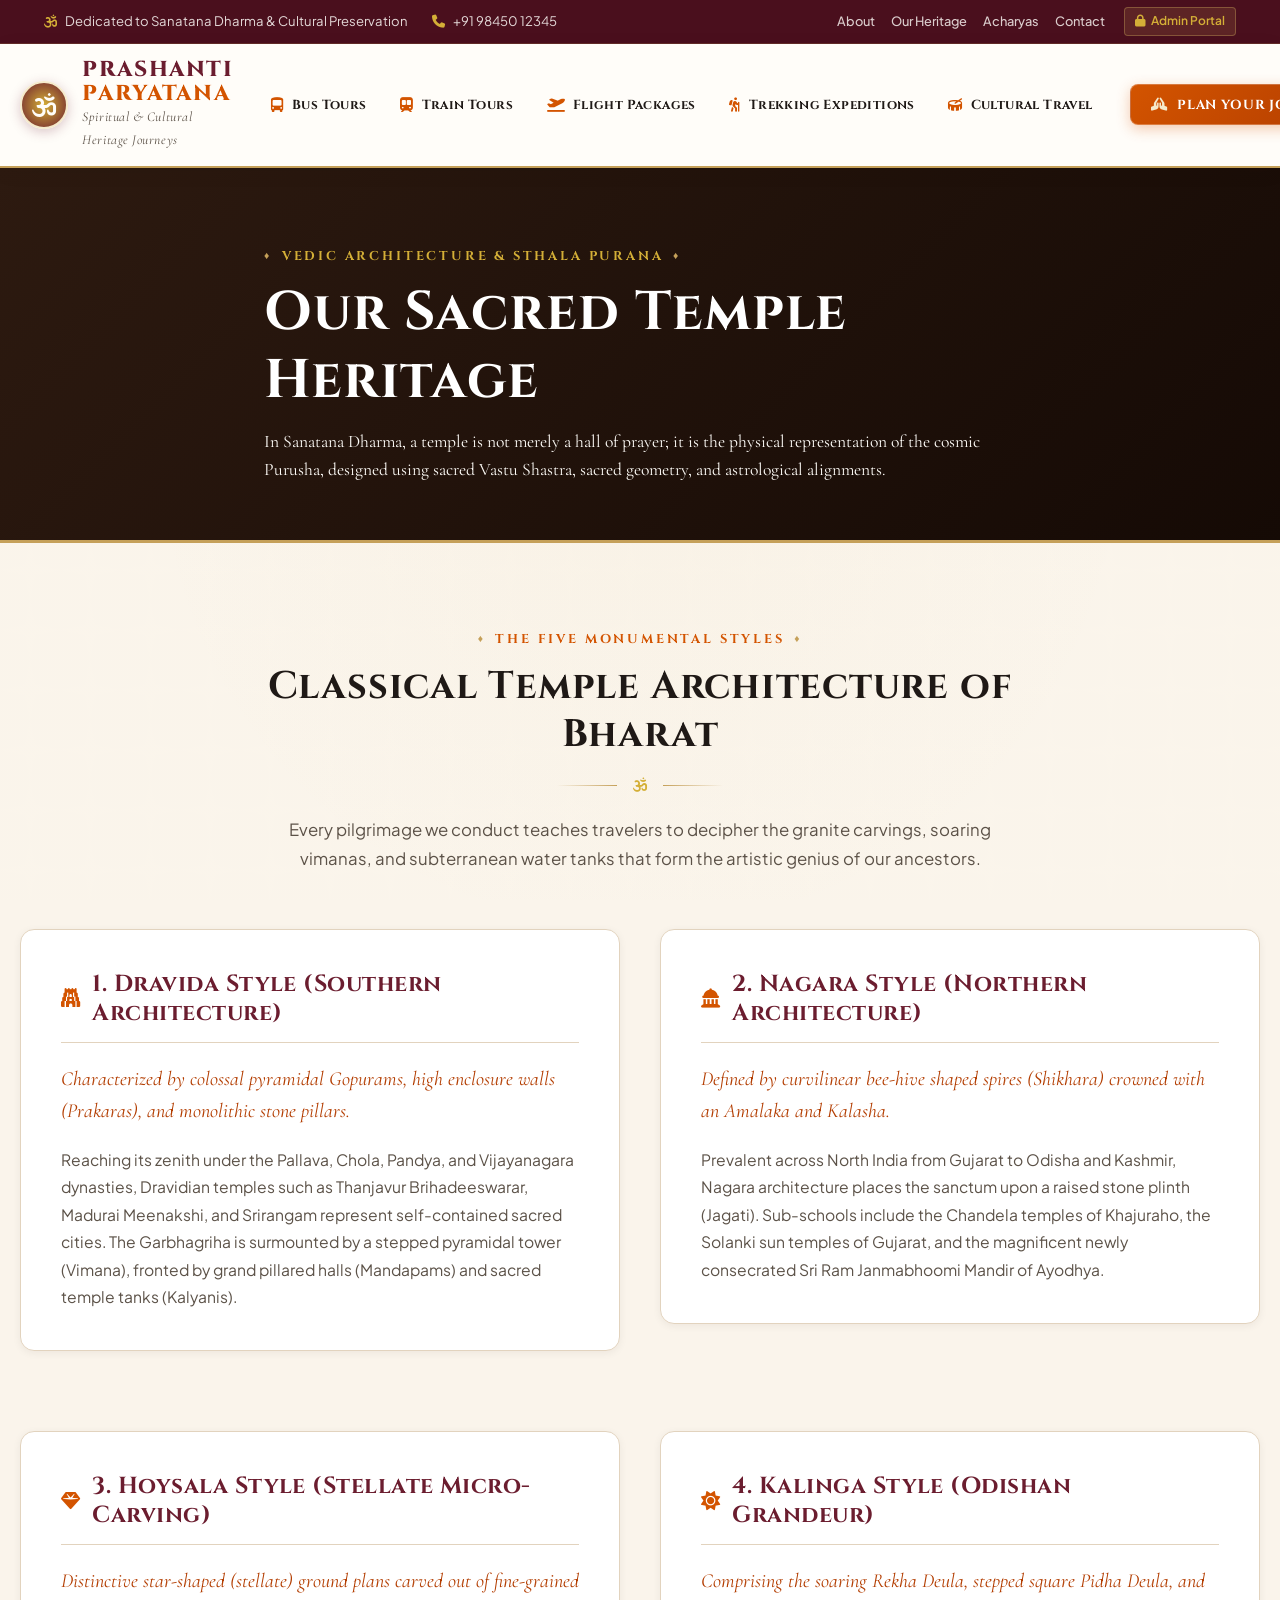
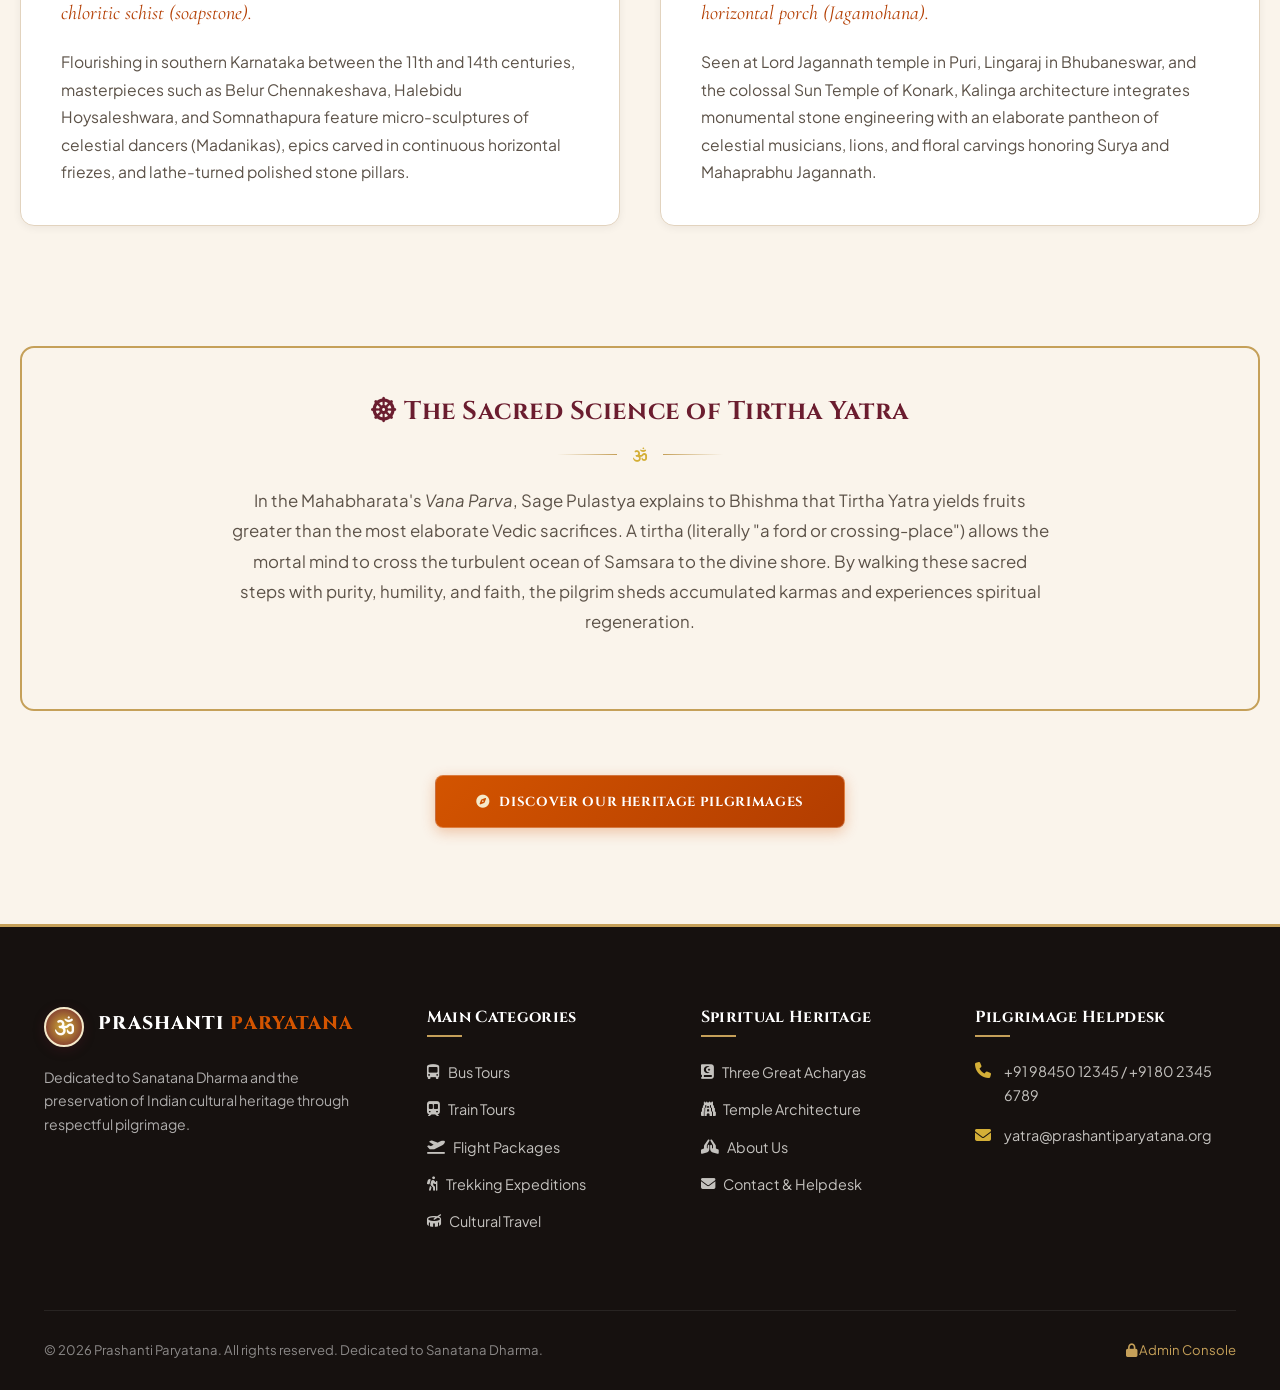
<file: heritage.html>
<!DOCTYPE html>
<html lang="en">
<head>
  <meta charset="UTF-8" />
  <meta name="viewport" content="width=device-width, initial-scale=1.0" />
  <title>Our Heritage & Architecture | Prashanti Paryatana</title>
  <meta name="description" content="Discover the timeless sacred heritage of Bharat: Dravidian, Nagara, Vesara, and Hoysala temple architecture, cosmic geometry, and the Vedic science of Tirtha Yatra." />

  <link rel="preconnect" href="https://fonts.googleapis.com" />
  <link rel="preconnect" href="https://fonts.gstatic.com" crossorigin />
  <link rel="stylesheet" href="https://cdnjs.cloudflare.com/ajax/libs/font-awesome/6.5.1/css/all.min.css" />

  <link rel="stylesheet" href="css/style.css" />
  <link rel="stylesheet" href="css/components.css" />
</head>
<body data-page="heritage">

  <!-- Top Bar -->
  <div class="top-bar">
    <div class="container top-bar-inner">
      <div class="top-bar-left">
        <div class="top-bar-item">
          <i class="fa-solid fa-om"></i>
          <span>Dedicated to Sanatana Dharma & Cultural Preservation</span>
        </div>
        <div class="top-bar-item">
          <i class="fa-solid fa-phone"></i>
          <a href="tel:+919845012345">+91 98450 12345</a>
        </div>
      </div>
      <div class="top-bar-right">
        <div class="top-bar-links">
          <a href="about.html">About</a>
          <a href="heritage.html" class="active">Our Heritage</a>
          <a href="acharyas.html">Acharyas</a>
          <a href="contact.html">Contact</a>
        </div>
        <a href="admin.html" class="admin-portal-link">
          <i class="fa-solid fa-lock"></i> Admin Portal
        </a>
      </div>
    </div>
  </div>

  <!-- Header -->
  <header class="site-header">
    <div class="container site-header-inner">
      <a href="index.html" class="brand-identity">
        <div class="brand-emblem"><i class="fa-solid fa-om"></i></div>
        <div class="brand-text-wrap">
          <span class="brand-name">Prashanti <span>Paryatana</span></span>
          <span class="brand-tagline">Spiritual & Cultural Heritage Journeys</span>
        </div>
      </a>

      <!-- 5 Prominent Categories -->
      <nav class="categories-nav">
        <a href="bus-tours.html" class="category-link">
          <i class="fa-solid fa-bus-simple"></i>
          <span>Bus Tours</span>
        </a>
        <a href="train-tours.html" class="category-link">
          <i class="fa-solid fa-train-subway"></i>
          <span>Train Tours</span>
        </a>
        <a href="flight-packages.html" class="category-link">
          <i class="fa-solid fa-plane-departure"></i>
          <span>Flight Packages</span>
        </a>
        <a href="trekking-expeditions.html" class="category-link">
          <i class="fa-solid fa-person-hiking"></i>
          <span>Trekking Expeditions</span>
        </a>
        <a href="cultural.html" class="category-link">
          <i class="fa-solid fa-drum"></i>
          <span>Cultural Travel</span>
        </a>
      </nav>

      <div class="nav-actions">
        <button type="button" class="btn-plan-journey" onclick="openEnquiryModal('', 'Heritage Consultation', 'all')">
          <i class="fa-solid fa-hands-praying"></i>
          <span>Plan Your Journey</span>
        </button>
        <button type="button" class="mobile-nav-toggle" aria-label="Toggle navigation">
          <i class="fa-solid fa-bars-staggered"></i>
        </button>
      </div>
    </div>
  </header>

  <!-- Category Hero -->
  <section class="category-hero" style="background: linear-gradient(135deg, #2D1A10 0%, #150A05 100%);">
    <div class="container category-hero-content">
      <span class="section-eyebrow" style="color: var(--color-gold-bright);">Vedic Architecture & Sthala Purana</span>
      <h1>Our Sacred Temple Heritage</h1>
      <p>
        In Sanatana Dharma, a temple is not merely a hall of prayer; it is the physical representation of the cosmic Purusha, designed using sacred Vastu Shastra, sacred geometry, and astrological alignments.
      </p>
    </div>
  </section>

  <!-- Main Content -->
  <main class="container" style="padding: 5rem 0 6rem 0;">
    <!-- Architecture Taxonomy Grid -->
    <div class="section-header">
      <span class="section-eyebrow">The Five Monumental Styles</span>
      <h2>Classical Temple Architecture of Bharat</h2>
      <div class="decorative-divider">
        <span></span><i class="fa-solid fa-om"></i><span></span>
      </div>
      <p>
        Every pilgrimage we conduct teaches travelers to decipher the granite carvings, soaring vimanas, and subterranean water tanks that form the artistic genius of our ancestors.
      </p>
    </div>

    <div class="detail-grid" style="grid-template-columns: 1fr 1fr; gap: 2.5rem; margin-bottom: 5rem;">
      <!-- Dravidian Style -->
      <article class="detail-section-block">
        <h3><i class="fa-solid fa-gopuram"></i> 1. Dravida Style (Southern Architecture)</h3>
        <p class="detail-lead-text">Characterized by colossal pyramidal Gopurams, high enclosure walls (Prakaras), and monolithic stone pillars.</p>
        <p class="detail-body-text">
          Reaching its zenith under the Pallava, Chola, Pandya, and Vijayanagara dynasties, Dravidian temples such as Thanjavur Brihadeeswarar, Madurai Meenakshi, and Srirangam represent self-contained sacred cities. The Garbhagriha is surmounted by a stepped pyramidal tower (Vimana), fronted by grand pillared halls (Mandapams) and sacred temple tanks (Kalyanis).
        </p>
      </article>

      <!-- Nagara Style -->
      <article class="detail-section-block">
        <h3><i class="fa-solid fa-landmark-dome"></i> 2. Nagara Style (Northern Architecture)</h3>
        <p class="detail-lead-text">Defined by curvilinear bee-hive shaped spires (Shikhara) crowned with an Amalaka and Kalasha.</p>
        <p class="detail-body-text">
          Prevalent across North India from Gujarat to Odisha and Kashmir, Nagara architecture places the sanctum upon a raised stone plinth (Jagati). Sub-schools include the Chandela temples of Khajuraho, the Solanki sun temples of Gujarat, and the magnificent newly consecrated Sri Ram Janmabhoomi Mandir of Ayodhya.
        </p>
      </article>

      <!-- Hoysala Style -->
      <article class="detail-section-block">
        <h3><i class="fa-solid fa-gem"></i> 3. Hoysala Style (Stellate Micro-Carving)</h3>
        <p class="detail-lead-text">Distinctive star-shaped (stellate) ground plans carved out of fine-grained chloritic schist (soapstone).</p>
        <p class="detail-body-text">
          Flourishing in southern Karnataka between the 11th and 14th centuries, masterpieces such as Belur Chennakeshava, Halebidu Hoysaleshwara, and Somnathapura feature micro-sculptures of celestial dancers (Madanikas), epics carved in continuous horizontal friezes, and lathe-turned polished stone pillars.
        </p>
      </article>

      <!-- Kalinga Style -->
      <article class="detail-section-block">
        <h3><i class="fa-solid fa-sun"></i> 4. Kalinga Style (Odishan Grandeur)</h3>
        <p class="detail-lead-text">Comprising the soaring Rekha Deula, stepped square Pidha Deula, and horizontal porch (Jagamohana).</p>
        <p class="detail-body-text">
          Seen at Lord Jagannath temple in Puri, Lingaraj in Bhubaneswar, and the colossal Sun Temple of Konark, Kalinga architecture integrates monumental stone engineering with an elaborate pantheon of celestial musicians, lions, and floral carvings honoring Surya and Mahaprabhu Jagannath.
        </p>
      </article>
    </div>

    <!-- Sacred Science of Yatra -->
    <div style="background: var(--color-sandalwood); border: 2px solid var(--color-gold); border-radius: var(--radius-lg); padding: 3rem; margin-bottom: 4rem;">
      <h3 style="color: var(--color-maroon); font-size: 1.6rem; margin-bottom: 1rem; text-align: center;">
        <i class="fa-solid fa-dharmachakra"></i> The Sacred Science of Tirtha Yatra
      </h3>
      <div class="decorative-divider">
        <span></span><i class="fa-solid fa-om"></i><span></span>
      </div>
      <p style="color: var(--text-secondary); font-size: 1.05rem; line-height: 1.8; text-align: center; max-width: 820px; margin: 0 auto 1.5rem auto;">
        In the Mahabharata's <em>Vana Parva</em>, Sage Pulastya explains to Bhishma that Tirtha Yatra yields fruits greater than the most elaborate Vedic sacrifices. A tirtha (literally "a ford or crossing-place") allows the mortal mind to cross the turbulent ocean of Samsara to the divine shore. By walking these sacred steps with purity, humility, and faith, the pilgrim sheds accumulated karmas and experiences spiritual regeneration.
      </p>
    </div>

    <div style="text-align: center;">
      <a href="packages.html" class="btn-plan-journey" style="padding: 0.9rem 2.5rem; display: inline-flex;">
        <i class="fa-solid fa-compass"></i> Discover Our Heritage Pilgrimages
      </a>
    </div>
  </main>

  <!-- Footer -->
  <footer class="site-footer">
    <div class="container">
      <div class="footer-top-grid">
        <div class="footer-col footer-brand-col">
          <div class="brand-identity" style="margin-bottom: 1rem;">
            <div class="brand-emblem" style="width: 40px; height: 40px; font-size: 1.2rem;"><i class="fa-solid fa-om"></i></div>
            <span class="brand-name" style="font-size: 1.15rem; color:#fff;">Prashanti <span>Paryatana</span></span>
          </div>
          <p>Dedicated to Sanatana Dharma and the preservation of Indian cultural heritage through respectful pilgrimage.</p>
        </div>
        <div class="footer-col">
          <h4>Main Categories</h4>
          <ul class="footer-links-list">
            <li><a href="bus-tours.html"><i class="fa-solid fa-bus-simple"></i> Bus Tours</a></li>
            <li><a href="train-tours.html"><i class="fa-solid fa-train-subway"></i> Train Tours</a></li>
            <li><a href="flight-packages.html"><i class="fa-solid fa-plane-departure"></i> Flight Packages</a></li>
            <li><a href="trekking-expeditions.html"><i class="fa-solid fa-person-hiking"></i> Trekking Expeditions</a></li>
            <li><a href="cultural.html"><i class="fa-solid fa-drum"></i> Cultural Travel</a></li>
          </ul>
        </div>
        <div class="footer-col">
          <h4>Spiritual Heritage</h4>
          <ul class="footer-links-list">
            <li><a href="acharyas.html"><i class="fa-solid fa-book-quran"></i> Three Great Acharyas</a></li>
            <li><a href="heritage.html"><i class="fa-solid fa-gopuram"></i> Temple Architecture</a></li>
            <li><a href="about.html"><i class="fa-solid fa-hands-praying"></i> About Us</a></li>
            <li><a href="contact.html"><i class="fa-solid fa-envelope"></i> Contact & Helpdesk</a></li>
          </ul>
        </div>
        <div class="footer-col">
          <h4>Pilgrimage Helpdesk</h4>
          <div class="footer-contact-item">
            <i class="fa-solid fa-phone"></i>
            <div>+91 98450 12345 / +91 80 2345 6789</div>
          </div>
          <div class="footer-contact-item">
            <i class="fa-solid fa-envelope"></i>
            <div>yatra@prashantiparyatana.org</div>
          </div>
        </div>
      </div>
      <div class="footer-bottom">
        <div class="footer-bottom-inner">
          <p>© 2026 Prashanti Paryatana. All rights reserved. Dedicated to Sanatana Dharma.</p>
          <a href="admin.html" style="color: var(--color-gold);"><i class="fa-solid fa-lock"></i> Admin Console</a>
        </div>
      </div>
    </div>
  </footer>

  <!-- Modal & Mobile Drawer -->
  <div id="enquiryModal" class="modal-backdrop">
    <div class="modal-dialog">
      <div class="modal-header">
        <h3><i class="fa-solid fa-hands-praying" style="color: var(--color-gold-bright); margin-right: 0.5rem;"></i> Plan Your Sacred Journey</h3>
        <button type="button" class="modal-close-btn">&times;</button>
      </div>
      <div class="modal-body">
        <div id="enquiryFormContainer">
          <form id="enquiryForm">
            <div class="form-grid-2">
              <div class="form-group">
                <label class="form-label">Full Name <span class="req">*</span></label>
                <input type="text" name="fullName" class="form-control" required />
              </div>
              <div class="form-group">
                <label class="form-label">Email Address <span class="req">*</span></label>
                <input type="email" name="email" class="form-control" required />
              </div>
            </div>
            <div class="form-grid-2">
              <div class="form-group">
                <label class="form-label">Mobile Number <span class="req">*</span></label>
                <input type="tel" name="phone" class="form-control" required />
              </div>
              <div class="form-group">
                <label class="form-label">Starting Location</label>
                <input type="text" name="startingLocation" class="form-control" />
              </div>
            </div>
            <div class="form-grid-2">
              <div class="form-group">
                <label class="form-label">Category</label>
                <select name="category" id="enqCategorySelect" class="form-control">
                  <option value="all">Any Category</option>
                  <option value="bus">Bus Tours</option>
                  <option value="train">Train Tours</option>
                  <option value="flight">Flight Packages</option>
                  <option value="trekking">Trekking Expeditions</option>
                  <option value="cultural">Cultural Travel</option>
                </select>
              </div>
              <div class="form-group">
                <label class="form-label">Preferred Package</label>
                <select name="preferredPackage" id="enqPackageSelect" class="form-control"></select>
              </div>
            </div>
            <div class="form-grid-2">
              <div class="form-group">
                <label class="form-label">Departure Date <span class="req">*</span></label>
                <input type="date" name="departureDate" class="form-control" required />
              </div>
              <div class="form-group">
                <label class="form-label">Travellers <span class="req">*</span></label>
                <input type="number" name="travellers" min="1" max="40" class="form-control" value="2" required />
              </div>
            </div>
            <button type="submit" class="form-submit-btn">
              <i class="fa-solid fa-paper-plane"></i> Submit Travel Enquiry
            </button>
          </form>
        </div>
        <div id="enquiryConfirmationContainer" class="enquiry-confirmation" style="display: none;">
          <div class="confirmation-badge-icon"><i class="fa-solid fa-check"></i></div>
          <h3 style="color: var(--color-maroon);">Enquiry Registered!</h3>
          <div class="reference-display-box">
            <div id="confirmationRefCode" class="reference-code">PP-2026-YTR-0000</div>
          </div>
          <button type="button" class="btn-quick-enquire" onclick="closeEnquiryModal()">Close</button>
        </div>
      </div>
    </div>
  </div>

  <!-- Mobile Drawer -->
  <div class="mobile-drawer">
    <div class="mobile-drawer-content">
      <div class="mobile-drawer-header">
        <span class="brand-name" style="font-size: 1.1rem;">Prashanti <span>Paryatana</span></span>
        <button type="button" class="mobile-drawer-close" style="background:none; border:none; font-size: 1.4rem;">&times;</button>
      </div>
      <div class="mobile-drawer-links">
        <a href="bus-tours.html" class="mobile-nav-item"><i class="fa-solid fa-bus-simple"></i> Bus Tours</a>
        <a href="train-tours.html" class="mobile-nav-item"><i class="fa-solid fa-train-subway"></i> Train Tours</a>
        <a href="flight-packages.html" class="mobile-nav-item"><i class="fa-solid fa-plane-departure"></i> Flight Packages</a>
        <a href="trekking-expeditions.html" class="mobile-nav-item"><i class="fa-solid fa-person-hiking"></i> Trekking Expeditions</a>
        <a href="cultural.html" class="mobile-nav-item"><i class="fa-solid fa-drum"></i> Cultural Travel</a>
        <a href="index.html" class="mobile-nav-item"><i class="fa-solid fa-house"></i> Home</a>
      </div>
    </div>
  </div>

  <script src="js/data.js"></script>
  <script src="js/app.js"></script>
</body>
</html>
</file>
<file: css/style.css>
/* ==========================================================================
   PRASHANTI PARYATANA - CORE DESIGN SYSTEM
   Dedicated to Sanatana Dharma, Sacred Pilgrimage & Cultural Preservation
   ========================================================================== */

@import url('https://fonts.googleapis.com/css2?family=Cinzel:wght@400;600;700;800;900&family=Cormorant+Garamond:ital,wght@0,400;0,600;0,700;1,400;1,600&family=Plus+Jakarta+Sans:wght@300;400;500;600;700&display=swap');

:root {
  /* Brand Sacred Palette */
  --color-saffron: #D35400;
  --color-saffron-deep: #B33D00;
  --color-saffron-light: #F8E5D6;
  --color-gold: #C5A059;
  --color-gold-bright: #D4AF37;
  --color-gold-soft: #F5EACB;
  --color-gold-dark: #8F6D26;
  --color-maroon: #6B1D2F;
  --color-maroon-deep: #4A0F1D;
  --color-maroon-light: #8E2B43;
  --color-forest: #1B4332;
  --color-forest-deep: #0F281E;
  --color-forest-light: #2D6A4F;
  --color-sandalwood: #FAF4EB;
  --color-sandalwood-light: #FFFDF9;
  --color-sandalwood-dark: #EDE3D4;
  --color-sandalwood-border: #E2D3BE;

  /* Typography Colors */
  --text-dark: #1F1916;
  --text-primary: #2C241E;
  --text-secondary: #5C5248;
  --text-muted: #84786E;
  --text-light: #FAF4EB;
  --text-gold: #C5A059;

  /* Typography Scales */
  --font-heading: 'Cinzel', serif;
  --font-serif: 'Cormorant Garamond', Georgia, serif;
  --font-body: 'Plus Jakarta Sans', -apple-system, BlinkMacSystemFont, 'Segoe UI', Roboto, sans-serif;

  /* Elevations & Shadows */
  --shadow-sm: 0 2px 8px rgba(31, 25, 22, 0.06);
  --shadow-md: 0 6px 20px rgba(31, 25, 22, 0.09);
  --shadow-lg: 0 12px 36px rgba(31, 25, 22, 0.12);
  --shadow-xl: 0 20px 50px rgba(31, 25, 22, 0.18);
  --shadow-gold: 0 4px 20px rgba(197, 160, 89, 0.25);

  /* Transitions */
  --transition-fast: 0.2s cubic-bezier(0.2, 0, 0, 1);
  --transition-normal: 0.35s cubic-bezier(0.2, 0, 0, 1);
  --transition-slow: 0.6s cubic-bezier(0.2, 0, 0, 1);

  /* Borders & Radius */
  --radius-sm: 4px;
  --radius-md: 8px;
  --radius-lg: 14px;
  --radius-full: 9999px;

  /* Container */
  --container-max: 1240px;
}

/* Base Reset & Document Styles */
*, *::before, *::after {
  box-sizing: border-box;
  margin: 0;
  padding: 0;
}

html {
  scroll-behavior: smooth;
  font-size: 16px;
  -webkit-font-smoothing: antialiased;
}

body {
  font-family: var(--font-body);
  background-color: var(--color-sandalwood);
  color: var(--text-primary);
  line-height: 1.68;
  overflow-x: hidden;
  position: relative;
  min-height: 100vh;
}

/* Subtle Sacred Background Pattern */
body::before {
  content: '';
  position: fixed;
  inset: 0;
  pointer-events: none;
  background-image: 
    radial-gradient(circle at 50% 50%, rgba(197, 160, 89, 0.035) 0%, transparent 65%),
    linear-gradient(rgba(250, 244, 235, 0.95), rgba(250, 244, 235, 0.95)),
    url("data:image/svg+xml,%3Csvg width='60' height='60' viewBox='0 0 60 60' xmlns='http://www.w3.org/2000/svg'%3E%3Cpath d='M30 0l5 25 25 5-25 5-5 25-5-25-25-5 25-5z' fill='%23c5a059' fill-opacity='0.035' fill-rule='evenodd'/%3E%3C/svg%3E");
  z-index: -1;
}

img {
  max-width: 100%;
  height: auto;
  display: block;
}

a {
  color: inherit;
  text-decoration: none;
  transition: color var(--transition-fast);
}

ul, ol {
  list-style: none;
}

button, input, select, textarea {
  font-family: inherit;
  font-size: inherit;
}

/* Container */
.container {
  width: 100%;
  max-width: var(--container-max);
  margin-left: auto;
  margin-right: auto;
  padding-left: 1.5rem;
  padding-right: 1.5rem;
}

/* Typography Classes */
h1, h2, h3, h4, h5, h6 {
  font-family: var(--font-heading);
  color: var(--text-dark);
  line-height: 1.25;
  font-weight: 700;
  letter-spacing: 0.02em;
}

h1 { font-size: clamp(2.2rem, 4.5vw, 3.4rem); }
h2 { font-size: clamp(1.8rem, 3.2vw, 2.4rem); }
h3 { font-size: clamp(1.3rem, 2.2vw, 1.7rem); }
h4 { font-size: 1.15rem; }

.section-eyebrow {
  display: inline-flex;
  align-items: center;
  gap: 0.6rem;
  font-family: var(--font-heading);
  font-size: 0.8rem;
  letter-spacing: 0.22em;
  text-transform: uppercase;
  color: var(--color-saffron);
  font-weight: 700;
  margin-bottom: 0.75rem;
}

.section-eyebrow::before,
.section-eyebrow::after {
  content: '♦';
  font-size: 0.65rem;
  color: var(--color-gold);
}

.section-header {
  text-align: center;
  max-width: 760px;
  margin: 0 auto 3.5rem auto;
}

.section-header h2 {
  margin-bottom: 1rem;
}

.section-header p {
  color: var(--text-secondary);
  font-size: 1.05rem;
}

.decorative-divider {
  display: flex;
  align-items: center;
  justify-content: center;
  gap: 1rem;
  margin: 1.2rem auto 1.5rem auto;
}

.decorative-divider span {
  height: 1px;
  width: 60px;
  background: linear-gradient(to right, transparent, var(--color-gold));
}

.decorative-divider span:last-child {
  background: linear-gradient(to left, transparent, var(--color-gold));
}

.decorative-divider i {
  color: var(--color-gold-bright);
  font-size: 0.9rem;
}

/* ==========================================================================
   TOP BAR & NAVIGATION SYSTEM
   ========================================================================== */

.top-bar {
  background-color: var(--color-maroon-deep);
  color: var(--color-sandalwood-light);
  font-size: 0.82rem;
  border-bottom: 1px solid rgba(197, 160, 89, 0.2);
  padding: 0.45rem 0;
}

.top-bar-inner {
  display: flex;
  justify-content: space-between;
  align-items: center;
  flex-wrap: wrap;
  gap: 0.8rem;
}

.top-bar-left {
  display: flex;
  align-items: center;
  gap: 1.5rem;
}

.top-bar-item {
  display: flex;
  align-items: center;
  gap: 0.5rem;
  color: rgba(255, 253, 249, 0.85);
}

.top-bar-item i {
  color: var(--color-gold-bright);
}

.top-bar-item a:hover {
  color: var(--color-gold-bright);
}

.top-bar-right {
  display: flex;
  align-items: center;
  gap: 1.2rem;
}

.top-bar-links {
  display: flex;
  gap: 1rem;
}

.top-bar-links a {
  color: rgba(255, 253, 249, 0.8);
  font-size: 0.8rem;
  font-weight: 500;
  transition: color var(--transition-fast);
}

.top-bar-links a:hover {
  color: var(--color-gold-bright);
}

.admin-portal-link {
  display: inline-flex;
  align-items: center;
  gap: 0.35rem;
  padding: 0.2rem 0.6rem;
  background: rgba(197, 160, 89, 0.15);
  border: 1px solid rgba(197, 160, 89, 0.4);
  border-radius: var(--radius-sm);
  color: var(--color-gold-bright) !important;
  font-size: 0.75rem;
  font-weight: 600;
}

/* Main Site Header */
.site-header {
  position: sticky;
  top: 0;
  background-color: rgba(255, 253, 249, 0.98);
  backdrop-filter: blur(12px);
  -webkit-backdrop-filter: blur(12px);
  z-index: 1000;
  border-bottom: 2px solid var(--color-gold);
  box-shadow: 0 4px 20px rgba(31, 25, 22, 0.05);
  transition: all var(--transition-normal);
}

.site-header-inner {
  display: flex;
  align-items: center;
  justify-content: space-between;
  padding: 0.9rem 0;
  gap: 1.5rem;
}

/* Brand Identity */
.brand-identity {
  display: flex;
  align-items: center;
  gap: 0.9rem;
  text-decoration: none;
}

.brand-emblem {
  width: 48px;
  height: 48px;
  border-radius: 50%;
  background: radial-gradient(circle, var(--color-gold-bright) 0%, var(--color-maroon) 100%);
  display: flex;
  align-items: center;
  justify-content: center;
  color: var(--color-sandalwood-light);
  font-size: 1.5rem;
  box-shadow: 0 3px 12px rgba(107, 29, 47, 0.25);
  border: 2px solid var(--color-gold-soft);
  flex-shrink: 0;
}

.brand-text-wrap {
  display: flex;
  flex-direction: column;
}

.brand-name {
  font-family: var(--font-heading);
  font-size: 1.35rem;
  font-weight: 800;
  color: var(--color-maroon);
  letter-spacing: 0.06em;
  line-height: 1.1;
  text-transform: uppercase;
}

.brand-name span {
  color: var(--color-saffron);
}

.brand-tagline {
  font-family: var(--font-serif);
  font-size: 0.85rem;
  color: var(--text-secondary);
  font-style: italic;
  letter-spacing: 0.04em;
}

/* Primary Categories Navigation (The 5 Main Categories) */
.categories-nav {
  display: flex;
  align-items: center;
  gap: 0.4rem;
}

.category-link {
  display: inline-flex;
  align-items: center;
  gap: 0.5rem;
  padding: 0.55rem 0.85rem;
  font-family: var(--font-heading);
  font-size: 0.82rem;
  font-weight: 700;
  letter-spacing: 0.03em;
  color: var(--text-dark);
  border-radius: var(--radius-md);
  transition: all var(--transition-fast);
  white-space: nowrap;
  position: relative;
}

.category-link i {
  font-size: 0.9rem;
  color: var(--color-saffron);
  transition: transform var(--transition-fast);
}

.category-link:hover {
  background-color: var(--color-sandalwood-dark);
  color: var(--color-maroon);
}

.category-link:hover i {
  transform: translateY(-2px);
}

.category-link.active {
  background-color: var(--color-maroon);
  color: var(--color-sandalwood-light);
  box-shadow: 0 3px 10px rgba(107, 29, 47, 0.2);
}

.category-link.active i {
  color: var(--color-gold-bright);
}

/* Secondary Navigation & CTA */
.nav-actions {
  display: flex;
  align-items: center;
  gap: 1rem;
}

.secondary-nav {
  display: flex;
  align-items: center;
  gap: 0.2rem;
}

.secondary-link {
  padding: 0.4rem 0.65rem;
  font-size: 0.85rem;
  font-weight: 600;
  color: var(--text-secondary);
  border-radius: var(--radius-sm);
  transition: color var(--transition-fast);
}

.secondary-link:hover,
.secondary-link.active {
  color: var(--color-saffron);
}

/* Plan Your Journey CTA Button */
.btn-plan-journey {
  display: inline-flex;
  align-items: center;
  gap: 0.6rem;
  background: linear-gradient(135deg, var(--color-saffron) 0%, var(--color-saffron-deep) 100%);
  color: #fff !important;
  font-family: var(--font-heading);
  font-size: 0.82rem;
  font-weight: 700;
  letter-spacing: 0.05em;
  text-transform: uppercase;
  padding: 0.65rem 1.25rem;
  border-radius: var(--radius-md);
  box-shadow: 0 4px 14px rgba(211, 84, 0, 0.3);
  border: 1px solid rgba(255, 255, 255, 0.25);
  transition: all var(--transition-fast);
  cursor: pointer;
  white-space: nowrap;
}

.btn-plan-journey:hover {
  background: linear-gradient(135deg, #e65c00 0%, #c44200 100%);
  box-shadow: 0 6px 20px rgba(211, 84, 0, 0.4);
  transform: translateY(-1px);
}

.btn-plan-journey i {
  color: var(--color-gold-soft);
}

/* Mobile Menu Toggle */
.mobile-nav-toggle {
  display: none;
  background: none;
  border: none;
  font-size: 1.4rem;
  color: var(--color-maroon);
  cursor: pointer;
  padding: 0.4rem;
}

/* ==========================================================================
   CINEMATIC HERO SECTION
   ========================================================================== */

.hero-section {
  position: relative;
  min-height: 85vh;
  display: flex;
  align-items: center;
  justify-content: center;
  background-color: var(--color-maroon-deep);
  color: var(--color-sandalwood-light);
  overflow: hidden;
  padding: 5rem 0;
}

.hero-background-carousel {
  position: absolute;
  inset: 0;
  z-index: 1;
}

.hero-bg-slide {
  position: absolute;
  inset: 0;
  background-size: cover;
  background-position: center center;
  opacity: 0;
  transform: scale(1.08);
  transition: opacity 1.8s ease-in-out, transform 8s ease-out;
}

.hero-bg-slide.active {
  opacity: 1;
  transform: scale(1);
}

.hero-overlay {
  position: absolute;
  inset: 0;
  background: linear-gradient(
    180deg,
    rgba(15, 20, 25, 0.72) 0%,
    rgba(74, 15, 29, 0.78) 45%,
    rgba(27, 67, 50, 0.82) 100%
  );
  z-index: 2;
}

.hero-content {
  position: relative;
  z-index: 3;
  text-align: center;
  max-width: 900px;
  margin: 0 auto;
}

.hero-sankalpa {
  display: inline-flex;
  align-items: center;
  gap: 0.6rem;
  padding: 0.4rem 1.1rem;
  background: rgba(255, 255, 255, 0.12);
  backdrop-filter: blur(8px);
  border: 1px solid rgba(197, 160, 89, 0.5);
  border-radius: var(--radius-full);
  font-family: var(--font-heading);
  font-size: 0.8rem;
  letter-spacing: 0.2em;
  color: var(--color-gold-soft);
  margin-bottom: 1.5rem;
  text-transform: uppercase;
}

.hero-sankalpa i {
  color: var(--color-gold-bright);
}

.hero-title {
  font-size: clamp(2.4rem, 5.5vw, 4.2rem);
  font-weight: 800;
  color: #fff;
  line-height: 1.15;
  margin-bottom: 1.25rem;
  text-shadow: 0 4px 20px rgba(0, 0, 0, 0.5);
}

.hero-title span {
  background: linear-gradient(135deg, #fff 0%, var(--color-gold-bright) 100%);
  -webkit-background-clip: text;
  -webkit-text-fill-color: transparent;
}

.hero-subtitle {
  font-family: var(--font-serif);
  font-size: clamp(1.15rem, 2.2vw, 1.45rem);
  color: var(--color-sandalwood-light);
  line-height: 1.6;
  margin-bottom: 2.5rem;
  font-weight: 400;
  max-width: 780px;
  margin-left: auto;
  margin-right: auto;
}

.hero-actions {
  display: flex;
  align-items: center;
  justify-content: center;
  flex-wrap: wrap;
  gap: 1.2rem;
  margin-bottom: 3.5rem;
}

/* Quick Category Floating Selector in Hero */
.hero-quick-categories {
  display: grid;
  grid-template-columns: repeat(auto-fit, minmax(150px, 1fr));
  gap: 1rem;
  background: rgba(15, 20, 25, 0.65);
  backdrop-filter: blur(12px);
  padding: 1.25rem;
  border-radius: var(--radius-lg);
  border: 1px solid rgba(197, 160, 89, 0.35);
  box-shadow: 0 10px 30px rgba(0, 0, 0, 0.3);
}

.quick-cat-btn {
  display: flex;
  flex-direction: column;
  align-items: center;
  gap: 0.5rem;
  padding: 0.85rem 0.5rem;
  border-radius: var(--radius-md);
  background: rgba(255, 255, 255, 0.06);
  border: 1px solid rgba(255, 255, 255, 0.1);
  color: var(--color-sandalwood-light);
  transition: all var(--transition-fast);
}

.quick-cat-btn i {
  font-size: 1.35rem;
  color: var(--color-gold-bright);
  transition: transform var(--transition-fast);
}

.quick-cat-btn span {
  font-family: var(--font-heading);
  font-size: 0.78rem;
  font-weight: 700;
  letter-spacing: 0.05em;
  text-transform: uppercase;
}

.quick-cat-btn:hover {
  background: rgba(197, 160, 89, 0.25);
  border-color: var(--color-gold);
  transform: translateY(-3px);
  color: #fff;
}

.quick-cat-btn:hover i {
  transform: scale(1.15);
}

/* ==========================================================================
   HOMEPAGE: SECTION 2 - SHORT INTRODUCTION
   ========================================================================== */

.intro-section {
  padding: 6rem 0;
  background-color: var(--color-sandalwood-light);
  border-bottom: 1px solid var(--color-sandalwood-border);
}

.intro-grid {
  display: grid;
  grid-template-columns: 1.1fr 0.9fr;
  gap: 4rem;
  align-items: center;
}

.intro-text-block h2 {
  color: var(--color-maroon);
  margin-bottom: 1.25rem;
  line-height: 1.2;
}

.intro-lead {
  font-family: var(--font-serif);
  font-size: 1.35rem;
  color: var(--color-saffron-deep);
  line-height: 1.6;
  margin-bottom: 1.5rem;
  font-style: italic;
}

.intro-paragraph {
  color: var(--text-secondary);
  font-size: 1.02rem;
  margin-bottom: 1.2rem;
}

.intro-pillars {
  display: grid;
  grid-template-columns: repeat(2, 1fr);
  gap: 1.2rem;
  margin-top: 2rem;
}

.pillar-item {
  display: flex;
  align-items: flex-start;
  gap: 0.8rem;
}

.pillar-icon {
  width: 36px;
  height: 36px;
  border-radius: var(--radius-md);
  background: var(--color-saffron-light);
  color: var(--color-saffron);
  display: flex;
  align-items: center;
  justify-content: center;
  font-size: 1rem;
  flex-shrink: 0;
}

.pillar-info h4 {
  font-size: 0.95rem;
  margin-bottom: 0.2rem;
  color: var(--text-dark);
}

.pillar-info p {
  font-size: 0.85rem;
  color: var(--text-muted);
  line-height: 1.4;
}

.intro-visual {
  position: relative;
}

.intro-main-image {
  border-radius: var(--radius-lg);
  box-shadow: var(--shadow-xl);
  border: 6px solid #fff;
  height: 480px;
  width: 100%;
  object-fit: cover;
}

.intro-badge-card {
  position: absolute;
  bottom: -1.5rem;
  left: -1.5rem;
  background: var(--color-maroon);
  color: #fff;
  padding: 1.5rem;
  border-radius: var(--radius-md);
  border: 2px solid var(--color-gold);
  box-shadow: var(--shadow-lg);
  max-width: 240px;
}

.intro-badge-card .om-symbol {
  font-size: 1.8rem;
  color: var(--color-gold-bright);
  margin-bottom: 0.4rem;
}

.intro-badge-card h4 {
  font-size: 0.95rem;
  color: #fff;
  margin-bottom: 0.25rem;
}

.intro-badge-card p {
  font-size: 0.78rem;
  color: var(--color-gold-soft);
  line-height: 1.4;
}

/* ==========================================================================
   HOMEPAGE: SECTION 3 - THE FIVE MAIN TRAVEL CATEGORIES
   ========================================================================== */

.categories-showcase-section {
  padding: 6rem 0;
  background-color: var(--color-sandalwood);
}

.categories-grid {
  display: grid;
  grid-template-columns: repeat(auto-fit, minmax(220px, 1fr));
  gap: 1.5rem;
}

.category-card {
  position: relative;
  border-radius: var(--radius-lg);
  overflow: hidden;
  height: 380px;
  box-shadow: var(--shadow-md);
  transition: all var(--transition-normal);
  display: flex;
  flex-direction: column;
  justify-content: flex-end;
  padding: 1.8rem;
  color: #fff;
  border: 1px solid rgba(197, 160, 89, 0.2);
}

.category-card-bg {
  position: absolute;
  inset: 0;
  width: 100%;
  height: 100%;
  object-fit: cover;
  transition: transform 0.8s cubic-bezier(0.2, 0, 0, 1);
  z-index: 1;
}

.category-card-gradient {
  position: absolute;
  inset: 0;
  background: linear-gradient(
    180deg,
    rgba(27, 15, 10, 0.15) 0%,
    rgba(40, 15, 20, 0.6) 40%,
    rgba(15, 10, 8, 0.92) 100%
  );
  z-index: 2;
  transition: opacity var(--transition-fast);
}

.category-card-content {
  position: relative;
  z-index: 3;
}

.category-badge-num {
  font-family: var(--font-heading);
  font-size: 0.75rem;
  font-weight: 800;
  color: var(--color-gold-bright);
  letter-spacing: 0.15em;
  margin-bottom: 0.4rem;
  display: block;
}

.category-card h3 {
  color: #fff;
  font-size: 1.35rem;
  margin-bottom: 0.5rem;
  line-height: 1.25;
}

.category-card p {
  font-size: 0.85rem;
  color: rgba(255, 255, 255, 0.85);
  line-height: 1.45;
  margin-bottom: 1.2rem;
  opacity: 0.9;
}

.category-card-btn {
  display: inline-flex;
  align-items: center;
  gap: 0.5rem;
  font-family: var(--font-heading);
  font-size: 0.78rem;
  font-weight: 700;
  color: var(--color-gold-bright);
  letter-spacing: 0.08em;
  text-transform: uppercase;
  transition: all var(--transition-fast);
}

.category-card:hover {
  transform: translateY(-8px);
  box-shadow: var(--shadow-xl);
  border-color: var(--color-gold);
}

.category-card:hover .category-card-bg {
  transform: scale(1.1);
}

.category-card:hover .category-card-btn {
  color: #fff;
  gap: 0.8rem;
}

/* ==========================================================================
   HOMEPAGE: SECTION 5 - THE THREE GREAT ACHARYAS
   ========================================================================== */

.acharyas-section {
  padding: 6.5rem 0;
  background: linear-gradient(180deg, var(--color-sandalwood-light) 0%, var(--color-sandalwood) 100%);
  position: relative;
}

.acharyas-grid {
  display: grid;
  grid-template-columns: repeat(3, 1fr);
  gap: 2rem;
}

.acharya-card {
  background: #fff;
  border-radius: var(--radius-lg);
  border: 1px solid var(--color-sandalwood-border);
  box-shadow: var(--shadow-md);
  padding: 2.2rem 1.8rem;
  transition: all var(--transition-normal);
  display: flex;
  flex-direction: column;
  position: relative;
  overflow: hidden;
}

.acharya-card::before {
  content: '';
  position: absolute;
  top: 0;
  left: 0;
  right: 0;
  height: 4px;
  background: var(--color-gold);
}

.acharya-card:nth-child(1)::before { background: var(--color-saffron); }
.acharya-card:nth-child(2)::before { background: var(--color-maroon); }
.acharya-card:nth-child(3)::before { background: var(--color-forest); }

.acharya-header {
  margin-bottom: 1.25rem;
}

.acharya-school {
  font-family: var(--font-heading);
  font-size: 0.75rem;
  font-weight: 800;
  letter-spacing: 0.15em;
  text-transform: uppercase;
  color: var(--color-saffron);
  margin-bottom: 0.35rem;
}

.acharya-card h3 {
  font-size: 1.45rem;
  color: var(--color-maroon);
  margin-bottom: 0.25rem;
}

.acharya-timeline {
  font-size: 0.8rem;
  color: var(--text-muted);
}

.acharya-quote-box {
  background: var(--color-sandalwood);
  border-left: 3px solid var(--color-gold);
  padding: 0.9rem 1rem;
  border-radius: 0 var(--radius-md) var(--radius-md) 0;
  margin: 1.2rem 0;
}

.acharya-quote {
  font-family: var(--font-serif);
  font-size: 1.05rem;
  font-style: italic;
  color: var(--color-maroon-deep);
  line-height: 1.4;
  margin-bottom: 0.3rem;
  font-weight: 600;
}

.acharya-trans {
  font-size: 0.8rem;
  color: var(--text-secondary);
  line-height: 1.35;
}

.acharya-bio {
  font-size: 0.9rem;
  color: var(--text-secondary);
  line-height: 1.6;
  margin-bottom: 1.5rem;
  flex-grow: 1;
}

.acharya-destinations-list {
  margin-bottom: 1.5rem;
  border-top: 1px dashed var(--color-sandalwood-border);
  padding-top: 1rem;
}

.acharya-destinations-list h5 {
  font-family: var(--font-heading);
  font-size: 0.75rem;
  color: var(--text-muted);
  letter-spacing: 0.1em;
  text-transform: uppercase;
  margin-bottom: 0.6rem;
}

.acharya-dest-tags {
  display: flex;
  flex-wrap: wrap;
  gap: 0.4rem;
}

.dest-tag {
  font-size: 0.72rem;
  padding: 0.2rem 0.55rem;
  background: var(--color-sandalwood-dark);
  border-radius: var(--radius-sm);
  color: var(--text-primary);
  font-weight: 500;
}

.acharya-card:hover {
  transform: translateY(-6px);
  box-shadow: var(--shadow-xl);
  border-color: var(--color-gold);
}

/* ==========================================================================
   HOMEPAGE: SECTION 8 - WHY TRAVEL WITH US
   ========================================================================== */

.why-us-section {
  padding: 6rem 0;
  background-color: var(--color-maroon-deep);
  color: var(--color-sandalwood-light);
  position: relative;
  overflow: hidden;
}

.why-us-section::after {
  content: 'ॐ';
  position: absolute;
  right: -2rem;
  bottom: -3rem;
  font-size: 22rem;
  color: rgba(255, 255, 255, 0.02);
  pointer-events: none;
  font-family: serif;
}

.why-us-grid {
  display: grid;
  grid-template-columns: repeat(auto-fit, minmax(260px, 1fr));
  gap: 2rem;
}

.why-us-card {
  background: rgba(255, 255, 255, 0.05);
  border: 1px solid rgba(197, 160, 89, 0.25);
  border-radius: var(--radius-lg);
  padding: 2.2rem 1.8rem;
  transition: all var(--transition-normal);
}

.why-us-icon {
  width: 52px;
  height: 52px;
  border-radius: 50%;
  background: rgba(197, 160, 89, 0.18);
  border: 1px solid var(--color-gold);
  color: var(--color-gold-bright);
  display: flex;
  align-items: center;
  justify-content: center;
  font-size: 1.3rem;
  margin-bottom: 1.25rem;
}

.why-us-card h3 {
  color: #fff;
  font-size: 1.2rem;
  margin-bottom: 0.75rem;
}

.why-us-card p {
  color: rgba(255, 253, 249, 0.78);
  font-size: 0.92rem;
  line-height: 1.6;
}

.why-us-card:hover {
  background: rgba(255, 255, 255, 0.09);
  border-color: var(--color-gold-bright);
  transform: translateY(-5px);
}

/* ==========================================================================
   FOOTER
   ========================================================================== */

.site-footer {
  background-color: #16110F;
  color: rgba(255, 253, 249, 0.75);
  border-top: 3px solid var(--color-gold);
  padding-top: 5rem;
  font-size: 0.9rem;
}

.footer-top-grid {
  display: grid;
  grid-template-columns: 1.5fr 1fr 1fr 1.2fr;
  gap: 3.5rem;
  margin-bottom: 4rem;
}

.footer-brand-col .brand-name {
  color: #fff;
  margin-bottom: 0.4rem;
}

.footer-brand-col p {
  font-size: 0.88rem;
  line-height: 1.65;
  margin: 1.2rem 0;
  color: rgba(255, 255, 255, 0.65);
}

.footer-sanatana-notice {
  font-family: var(--font-serif);
  font-style: italic;
  font-size: 0.9rem;
  color: var(--color-gold-soft);
  border-left: 2px solid var(--color-gold);
  padding-left: 0.8rem;
}

.footer-col h4 {
  font-family: var(--font-heading);
  font-size: 1rem;
  color: #fff;
  margin-bottom: 1.4rem;
  position: relative;
  padding-bottom: 0.6rem;
}

.footer-col h4::after {
  content: '';
  position: absolute;
  bottom: 0;
  left: 0;
  width: 35px;
  height: 2px;
  background-color: var(--color-gold);
}

.footer-links-list li {
  margin-bottom: 0.75rem;
}

.footer-links-list a {
  color: rgba(255, 253, 249, 0.75);
  transition: all var(--transition-fast);
  display: inline-flex;
  align-items: center;
  gap: 0.5rem;
}

.footer-links-list a:hover {
  color: var(--color-gold-bright);
  transform: translateX(4px);
}

.footer-contact-item {
  display: flex;
  align-items: flex-start;
  gap: 0.85rem;
  margin-bottom: 1rem;
}

.footer-contact-item i {
  color: var(--color-gold-bright);
  font-size: 1rem;
  margin-top: 0.2rem;
}

.footer-bottom {
  border-top: 1px solid rgba(255, 255, 255, 0.08);
  padding: 1.8rem 0;
  font-size: 0.82rem;
  color: rgba(255, 255, 255, 0.5);
}

.footer-bottom-inner {
  display: flex;
  justify-content: space-between;
  align-items: center;
  flex-wrap: wrap;
  gap: 1rem;
}

/* ==========================================================================
   RESPONSIVE BREAKPOINTS
   ========================================================================== */

@media (max-width: 1080px) {
  .categories-nav {
    display: none; /* Collapses into mobile drawer */
  }
  .secondary-nav {
    display: none;
  }
  .mobile-nav-toggle {
    display: block;
  }
  .intro-grid {
    grid-template-columns: 1fr;
    gap: 3rem;
  }
  .acharyas-grid {
    grid-template-columns: 1fr;
    gap: 2rem;
  }
  .footer-top-grid {
    grid-template-columns: 1fr 1fr;
    gap: 2.5rem;
  }
}

@media (max-width: 768px) {
  .top-bar-inner {
    justify-content: center;
    text-align: center;
  }
  .top-bar-left {
    display: none;
  }
  .hero-actions {
    flex-direction: column;
    width: 100%;
  }
  .hero-actions .btn-plan-journey {
    width: 100%;
    justify-content: center;
  }
  .footer-top-grid {
    grid-template-columns: 1fr;
    gap: 2rem;
  }
  .footer-bottom-inner {
    flex-direction: column;
    text-align: center;
  }
}
</file>
<file: css/components.css>
/* ==========================================================================
   PRASHANTI PARYATANA - UI COMPONENTS STYLESHEET
   Package Cards, Detail Page Layout, Modals, Forms, Tabs, Cultural Components
   ========================================================================== */

/* ==========================================================================
   PACKAGE CARDS & GRID
   ========================================================================== */

.packages-grid {
  display: grid;
  grid-template-columns: repeat(auto-fill, minmax(350px, 1fr));
  gap: 2rem;
}

.package-card {
  background: #fff;
  border-radius: var(--radius-lg);
  overflow: hidden;
  border: 1px solid var(--color-sandalwood-border);
  box-shadow: var(--shadow-sm);
  transition: all var(--transition-normal);
  display: flex;
  flex-direction: column;
  position: relative;
}

.package-card:hover {
  transform: translateY(-6px);
  box-shadow: var(--shadow-xl);
  border-color: var(--color-gold);
}

.package-card-media {
  position: relative;
  height: 230px;
  overflow: hidden;
  background-color: var(--color-maroon-deep);
}

.package-card-img {
  width: 100%;
  height: 100%;
  object-fit: cover;
  transition: transform 0.8s cubic-bezier(0.2, 0, 0, 1);
}

.package-card:hover .package-card-img {
  transform: scale(1.08);
}

.package-card-badge {
  position: absolute;
  top: 1rem;
  left: 1rem;
  display: inline-flex;
  align-items: center;
  gap: 0.4rem;
  padding: 0.35rem 0.75rem;
  background: rgba(15, 20, 25, 0.75);
  backdrop-filter: blur(8px);
  border: 1px solid rgba(197, 160, 89, 0.5);
  border-radius: var(--radius-full);
  color: #fff;
  font-family: var(--font-heading);
  font-size: 0.72rem;
  font-weight: 700;
  letter-spacing: 0.08em;
  text-transform: uppercase;
  z-index: 2;
}

.package-card-badge i {
  color: var(--color-gold-bright);
}

.package-card-badge.cat-bus { border-color: #E67E22; color: #FDFEFE; }
.package-card-badge.cat-train { border-color: #3498DB; color: #FDFEFE; }
.package-card-badge.cat-flight { border-color: #9B59B6; color: #FDFEFE; }
.package-card-badge.cat-trekking { border-color: #27AE60; color: #FDFEFE; }
.package-card-badge.cat-cultural { border-color: #E74C3C; color: #FDFEFE; }

.package-duration-tag {
  position: absolute;
  bottom: 0.9rem;
  right: 0.9rem;
  background: rgba(255, 255, 255, 0.92);
  backdrop-filter: blur(4px);
  color: var(--color-maroon-deep);
  font-weight: 700;
  font-size: 0.75rem;
  padding: 0.3rem 0.65rem;
  border-radius: var(--radius-sm);
  display: flex;
  align-items: center;
  gap: 0.35rem;
  box-shadow: 0 2px 6px rgba(0, 0, 0, 0.15);
  z-index: 2;
}

.package-card-body {
  padding: 1.6rem;
  display: flex;
  flex-direction: column;
  flex-grow: 1;
}

.package-destination {
  font-size: 0.8rem;
  font-weight: 600;
  color: var(--color-saffron);
  display: flex;
  align-items: center;
  gap: 0.4rem;
  margin-bottom: 0.5rem;
  text-transform: uppercase;
  letter-spacing: 0.05em;
}

.package-destination i {
  font-size: 0.75rem;
}

.package-title {
  font-size: 1.25rem;
  color: var(--color-maroon-deep);
  margin-bottom: 0.75rem;
  line-height: 1.3;
}

.package-card-meta {
  display: flex;
  flex-direction: column;
  gap: 0.4rem;
  padding: 0.75rem 0;
  margin-bottom: 0.85rem;
  border-top: 1px solid var(--color-sandalwood-border);
  border-bottom: 1px solid var(--color-sandalwood-border);
  font-size: 0.82rem;
  color: var(--text-secondary);
}

.package-meta-item {
  display: flex;
  align-items: center;
  gap: 0.5rem;
}

.package-meta-item i {
  color: var(--color-gold-dark);
  width: 16px;
  text-align: center;
}

.package-description {
  font-size: 0.88rem;
  color: var(--text-secondary);
  line-height: 1.55;
  margin-bottom: 1.5rem;
  flex-grow: 1;
}

.package-card-footer {
  display: flex;
  align-items: center;
  justify-content: space-between;
  gap: 0.8rem;
  padding-top: 0.5rem;
}

.btn-explore {
  display: inline-flex;
  align-items: center;
  justify-content: center;
  gap: 0.5rem;
  background: var(--color-maroon);
  color: #fff;
  font-family: var(--font-heading);
  font-size: 0.78rem;
  font-weight: 700;
  letter-spacing: 0.08em;
  text-transform: uppercase;
  padding: 0.65rem 1.2rem;
  border-radius: var(--radius-md);
  transition: all var(--transition-fast);
  flex-grow: 1;
  text-align: center;
}

.btn-explore:hover {
  background: var(--color-saffron);
  box-shadow: 0 4px 12px rgba(211, 84, 0, 0.3);
  transform: translateY(-2px);
}

.btn-quick-enquire {
  display: inline-flex;
  align-items: center;
  justify-content: center;
  padding: 0.65rem 0.85rem;
  border: 1px solid var(--color-gold);
  border-radius: var(--radius-md);
  color: var(--color-maroon);
  background: var(--color-sandalwood);
  font-size: 0.85rem;
  transition: all var(--transition-fast);
  cursor: pointer;
}

.btn-quick-enquire:hover {
  background: var(--color-gold);
  color: #fff;
}

/* ==========================================================================
   CATEGORY LISTING FILTER BAR
   ========================================================================== */

.category-hero {
  background: linear-gradient(135deg, var(--color-maroon-deep) 0%, #1a1513 100%);
  color: #fff;
  padding: 4.5rem 0 3.5rem 0;
  position: relative;
  border-bottom: 3px solid var(--color-gold);
}

.category-hero-content {
  max-width: 800px;
}

.category-hero h1 {
  color: #fff;
  margin-bottom: 0.8rem;
}

.category-hero p {
  color: var(--color-sandalwood-light);
  font-size: 1.1rem;
  font-family: var(--font-serif);
  line-height: 1.6;
}

.filter-bar-wrap {
  margin-top: -2rem;
  margin-bottom: 3rem;
  position: relative;
  z-index: 10;
}

.filter-bar {
  background: #fff;
  border: 1px solid var(--color-sandalwood-border);
  border-radius: var(--radius-lg);
  box-shadow: var(--shadow-lg);
  padding: 1.25rem 1.5rem;
  display: flex;
  align-items: center;
  justify-content: space-between;
  flex-wrap: wrap;
  gap: 1.2rem;
}

.filter-group {
  display: flex;
  align-items: center;
  gap: 0.6rem;
  flex-wrap: wrap;
}

.filter-label {
  font-family: var(--font-heading);
  font-size: 0.75rem;
  font-weight: 700;
  color: var(--text-muted);
  text-transform: uppercase;
  letter-spacing: 0.1em;
}

.filter-pill {
  padding: 0.4rem 0.9rem;
  border-radius: var(--radius-full);
  background: var(--color-sandalwood);
  border: 1px solid var(--color-sandalwood-border);
  font-size: 0.8rem;
  font-weight: 600;
  color: var(--text-secondary);
  cursor: pointer;
  transition: all var(--transition-fast);
}

.filter-pill:hover,
.filter-pill.active {
  background: var(--color-maroon);
  color: #fff;
  border-color: var(--color-maroon);
}

.search-input-wrap {
  position: relative;
  min-width: 260px;
}

.search-input-wrap i {
  position: absolute;
  left: 0.9rem;
  top: 50%;
  transform: translateY(-50%);
  color: var(--text-muted);
  font-size: 0.85rem;
}

.search-input {
  width: 100%;
  padding: 0.55rem 0.9rem 0.55rem 2.4rem;
  border: 1px solid var(--color-sandalwood-border);
  border-radius: var(--radius-md);
  font-size: 0.85rem;
  background-color: var(--color-sandalwood-light);
  color: var(--text-dark);
}

.search-input:focus {
  outline: none;
  border-color: var(--color-gold);
  background: #fff;
}

/* ==========================================================================
   PACKAGE DETAIL PAGE
   ========================================================================== */

.detail-hero {
  position: relative;
  min-height: 480px;
  background-color: var(--color-maroon-deep);
  color: #fff;
  display: flex;
  align-items: flex-end;
  padding-bottom: 4rem;
  overflow: hidden;
}

.detail-hero-bg {
  position: absolute;
  inset: 0;
  width: 100%;
  height: 100%;
  object-fit: cover;
  opacity: 0.45;
}

.detail-hero-gradient {
  position: absolute;
  inset: 0;
  background: linear-gradient(
    180deg,
    rgba(15, 20, 25, 0.4) 0%,
    rgba(74, 15, 29, 0.85) 60%,
    rgba(22, 17, 15, 0.98) 100%
  );
}

.detail-hero-content {
  position: relative;
  z-index: 2;
  width: 100%;
}

.breadcrumb-nav {
  display: flex;
  align-items: center;
  gap: 0.5rem;
  font-size: 0.8rem;
  color: var(--color-gold-soft);
  margin-bottom: 1rem;
}

.breadcrumb-nav a:hover {
  color: #fff;
  text-decoration: underline;
}

.detail-title {
  font-size: clamp(2rem, 4vw, 3rem);
  color: #fff;
  margin-bottom: 1rem;
  line-height: 1.2;
}

.detail-meta-strip {
  display: flex;
  flex-wrap: wrap;
  align-items: center;
  gap: 1.5rem;
  font-size: 0.9rem;
  color: var(--color-sandalwood-light);
}

.detail-meta-pill {
  display: inline-flex;
  align-items: center;
  gap: 0.45rem;
  background: rgba(255, 255, 255, 0.12);
  backdrop-filter: blur(6px);
  padding: 0.4rem 0.9rem;
  border-radius: var(--radius-md);
  border: 1px solid rgba(197, 160, 89, 0.4);
}

.detail-meta-pill i {
  color: var(--color-gold-bright);
}

/* Detail Main Layout (Content + Sticky Sidebar) */
.detail-layout {
  padding: 4rem 0 6rem 0;
}

.detail-grid {
  display: grid;
  grid-template-columns: 2.2fr 1fr;
  gap: 3.5rem;
  align-items: flex-start;
}

.detail-section-block {
  background: #fff;
  border-radius: var(--radius-lg);
  border: 1px solid var(--color-sandalwood-border);
  padding: 2.5rem;
  margin-bottom: 2.5rem;
  box-shadow: var(--shadow-sm);
}

.detail-section-block h3 {
  color: var(--color-maroon);
  font-size: 1.45rem;
  margin-bottom: 1.25rem;
  display: flex;
  align-items: center;
  gap: 0.75rem;
  border-bottom: 1px solid var(--color-sandalwood-border);
  padding-bottom: 0.85rem;
}

.detail-section-block h3 i {
  color: var(--color-saffron);
  font-size: 1.2rem;
}

.detail-lead-text {
  font-family: var(--font-serif);
  font-size: 1.25rem;
  color: var(--color-saffron-deep);
  font-style: italic;
  line-height: 1.6;
  margin-bottom: 1.2rem;
}

.detail-body-text {
  color: var(--text-secondary);
  font-size: 0.98rem;
  line-height: 1.75;
}

/* Itinerary Timeline / Accordion */
.itinerary-timeline {
  display: flex;
  flex-direction: column;
  gap: 1.2rem;
  margin-top: 1.5rem;
}

.itinerary-day-card {
  border: 1px solid var(--color-sandalwood-border);
  border-radius: var(--radius-md);
  background: var(--color-sandalwood-light);
  overflow: hidden;
  transition: all var(--transition-fast);
}

.itinerary-day-header {
  padding: 1.1rem 1.4rem;
  display: flex;
  align-items: center;
  justify-content: space-between;
  cursor: pointer;
  background: #fff;
  border-bottom: 1px solid transparent;
}

.itinerary-day-title {
  display: flex;
  align-items: center;
  gap: 0.9rem;
}

.day-badge {
  background: var(--color-maroon);
  color: var(--color-gold-bright);
  font-family: var(--font-heading);
  font-size: 0.75rem;
  font-weight: 800;
  padding: 0.3rem 0.65rem;
  border-radius: var(--radius-sm);
}

.itinerary-day-title h4 {
  font-size: 1rem;
  color: var(--text-dark);
}

.itinerary-day-header i {
  color: var(--color-gold-dark);
  transition: transform var(--transition-fast);
}

.itinerary-day-card.active .itinerary-day-header {
  border-bottom-color: var(--color-sandalwood-border);
  background: var(--color-sandalwood);
}

.itinerary-day-card.active .itinerary-day-header i {
  transform: rotate(180deg);
}

.itinerary-day-body {
  padding: 1.4rem;
  color: var(--text-secondary);
  font-size: 0.92rem;
  line-height: 1.65;
  display: none;
}

.itinerary-day-card.active .itinerary-day-body {
  display: block;
}

/* Inclusions / Exclusions Grid */
.inclusions-grid {
  display: grid;
  grid-template-columns: 1fr 1fr;
  gap: 2rem;
}

.inc-list li {
  position: relative;
  padding-left: 1.6rem;
  margin-bottom: 0.75rem;
  font-size: 0.9rem;
  color: var(--text-secondary);
  line-height: 1.5;
}

.inc-list li::before {
  content: '✓';
  position: absolute;
  left: 0;
  color: var(--color-forest);
  font-weight: 800;
}

.exc-list li {
  position: relative;
  padding-left: 1.6rem;
  margin-bottom: 0.75rem;
  font-size: 0.9rem;
  color: var(--text-secondary);
  line-height: 1.5;
}

.exc-list li::before {
  content: '✕';
  position: absolute;
  left: 0;
  color: #C0392B;
  font-weight: 800;
}

/* Sacred Details Checklist (Temples, Education, Places) */
.sacred-checklist {
  display: flex;
  flex-direction: column;
  gap: 0.75rem;
}

.sacred-check-item {
  display: flex;
  align-items: flex-start;
  gap: 0.8rem;
  padding: 0.8rem 1rem;
  background: var(--color-sandalwood);
  border-radius: var(--radius-md);
  border-left: 3px solid var(--color-gold);
}

.sacred-check-item i {
  color: var(--color-saffron);
  margin-top: 0.2rem;
}

.sacred-check-item p {
  font-size: 0.9rem;
  color: var(--text-primary);
  line-height: 1.45;
}

/* Sticky Booking / Enquiry Sidebar Card */
.sticky-enquiry-card {
  position: sticky;
  top: 6rem;
  background: #fff;
  border-radius: var(--radius-lg);
  border: 2px solid var(--color-gold);
  box-shadow: var(--shadow-xl);
  padding: 2.2rem 1.8rem;
}

.sticky-enquiry-card h4 {
  font-size: 1.3rem;
  color: var(--color-maroon);
  margin-bottom: 0.5rem;
}

.sticky-enquiry-card .enquiry-intro {
  font-size: 0.85rem;
  color: var(--text-muted);
  line-height: 1.45;
  margin-bottom: 1.5rem;
}

.sidebar-highlights {
  display: flex;
  flex-direction: column;
  gap: 0.75rem;
  margin-bottom: 1.8rem;
  padding-bottom: 1.5rem;
  border-bottom: 1px solid var(--color-sandalwood-border);
}

.sidebar-highlight-row {
  display: flex;
  justify-content: space-between;
  font-size: 0.85rem;
}

.sidebar-highlight-row span:first-child {
  color: var(--text-muted);
}

.sidebar-highlight-row span:last-child {
  font-weight: 600;
  color: var(--text-dark);
}

.sidebar-cta-btn {
  width: 100%;
  padding: 0.85rem;
  background: linear-gradient(135deg, var(--color-saffron) 0%, var(--color-saffron-deep) 100%);
  color: #fff;
  border: none;
  border-radius: var(--radius-md);
  font-family: var(--font-heading);
  font-size: 0.85rem;
  font-weight: 800;
  letter-spacing: 0.08em;
  text-transform: uppercase;
  cursor: pointer;
  transition: all var(--transition-fast);
  display: flex;
  align-items: center;
  justify-content: center;
  gap: 0.6rem;
}

.sidebar-cta-btn:hover {
  background: linear-gradient(135deg, #e65c00 0%, #c44200 100%);
  transform: translateY(-2px);
  box-shadow: 0 4px 15px rgba(211, 84, 0, 0.4);
}

.sanatana-guarantee {
  margin-top: 1.2rem;
  display: flex;
  align-items: center;
  gap: 0.6rem;
  font-size: 0.78rem;
  color: var(--color-forest);
  background: rgba(27, 67, 50, 0.08);
  padding: 0.6rem 0.8rem;
  border-radius: var(--radius-sm);
}

/* ==========================================================================
   CULTURAL TRAVEL PORTAL (SECTION 4)
   ========================================================================== */

.cultural-hero {
  background: radial-gradient(circle at 80% 20%, rgba(107, 29, 47, 0.95) 0%, #15100E 100%);
  color: #fff;
  padding: 5rem 0 4rem 0;
  border-bottom: 3px solid var(--color-gold);
}

.cultural-nav-tabs {
  display: flex;
  justify-content: center;
  gap: 1rem;
  margin-top: 2rem;
}

.cultural-tab-btn {
  padding: 0.75rem 1.8rem;
  border-radius: var(--radius-full);
  font-family: var(--font-heading);
  font-size: 0.85rem;
  font-weight: 700;
  letter-spacing: 0.06em;
  text-transform: uppercase;
  cursor: pointer;
  background: rgba(255, 255, 255, 0.1);
  border: 1px solid rgba(197, 160, 89, 0.4);
  color: var(--color-sandalwood-light);
  transition: all var(--transition-fast);
}

.cultural-tab-btn.active,
.cultural-tab-btn:hover {
  background: var(--color-gold-bright);
  color: var(--color-maroon-deep);
  border-color: var(--color-gold-bright);
  box-shadow: 0 4px 14px rgba(212, 175, 55, 0.35);
}

/* Cultural Performance Event Cards */
.events-grid {
  display: grid;
  grid-template-columns: repeat(auto-fill, minmax(360px, 1fr));
  gap: 2rem;
}

.event-card {
  background: #fff;
  border-radius: var(--radius-lg);
  overflow: hidden;
  border: 1px solid var(--color-sandalwood-border);
  box-shadow: var(--shadow-sm);
  display: flex;
  flex-direction: column;
  transition: all var(--transition-normal);
}

.event-card-media {
  height: 200px;
  position: relative;
}

.event-card-media img {
  width: 100%;
  height: 100%;
  object-fit: cover;
}

.event-genre-badge {
  position: absolute;
  top: 1rem;
  left: 1rem;
  background: var(--color-maroon);
  color: var(--color-gold-bright);
  padding: 0.3rem 0.7rem;
  border-radius: var(--radius-full);
  font-family: var(--font-heading);
  font-size: 0.7rem;
  font-weight: 700;
  letter-spacing: 0.08em;
  text-transform: uppercase;
}

.event-card-body {
  padding: 1.6rem;
  display: flex;
  flex-direction: column;
  flex-grow: 1;
}

.event-card-body h3 {
  font-size: 1.25rem;
  color: var(--color-maroon);
  margin-bottom: 0.4rem;
}

.event-artist {
  font-weight: 700;
  color: var(--color-saffron-deep);
  font-size: 0.9rem;
  margin-bottom: 1rem;
  display: flex;
  align-items: center;
  gap: 0.45rem;
}

.event-details-list {
  display: flex;
  flex-direction: column;
  gap: 0.45rem;
  font-size: 0.85rem;
  color: var(--text-secondary);
  margin-bottom: 1.2rem;
  padding: 0.75rem 0;
  border-top: 1px solid var(--color-sandalwood-border);
  border-bottom: 1px solid var(--color-sandalwood-border);
}

.event-detail-row {
  display: flex;
  align-items: center;
  gap: 0.5rem;
}

.event-detail-row i {
  color: var(--color-gold-dark);
  width: 16px;
}

.event-desc {
  font-size: 0.88rem;
  color: var(--text-secondary);
  line-height: 1.5;
  margin-bottom: 1.4rem;
  flex-grow: 1;
}

.event-card-footer {
  display: flex;
  align-items: center;
  gap: 0.8rem;
}

/* Artist Registration Section */
.artist-registration-wrap {
  max-width: 820px;
  margin: 0 auto;
  background: #fff;
  border-radius: var(--radius-lg);
  border: 1px solid var(--color-sandalwood-border);
  box-shadow: var(--shadow-lg);
  padding: 3rem;
}

.artist-disclaimer-notice {
  background: var(--color-sandalwood);
  border-left: 4px solid var(--color-saffron);
  border-radius: var(--radius-sm);
  padding: 1.2rem;
  margin-bottom: 2rem;
  font-size: 0.88rem;
  color: var(--text-primary);
  line-height: 1.55;
}

.artist-disclaimer-notice strong {
  color: var(--color-maroon);
  display: block;
  margin-bottom: 0.3rem;
  font-family: var(--font-heading);
}

/* ==========================================================================
   FORMS & INPUTS (ENQUIRY & REGISTRATION)
   ========================================================================== */

.form-grid-2 {
  display: grid;
  grid-template-columns: 1fr 1fr;
  gap: 1.25rem;
}

.form-group {
  margin-bottom: 1.25rem;
  display: flex;
  flex-direction: column;
  gap: 0.4rem;
}

.form-label {
  font-family: var(--font-heading);
  font-size: 0.78rem;
  font-weight: 700;
  letter-spacing: 0.06em;
  color: var(--text-dark);
  text-transform: uppercase;
}

.form-label span.req {
  color: #C0392B;
}

.form-control {
  width: 100%;
  padding: 0.75rem 0.95rem;
  border: 1px solid var(--color-sandalwood-border);
  border-radius: var(--radius-md);
  font-size: 0.92rem;
  background: var(--color-sandalwood-light);
  color: var(--text-dark);
  transition: all var(--transition-fast);
}

.form-control:focus {
  outline: none;
  border-color: var(--color-gold);
  background: #fff;
  box-shadow: 0 0 0 3px rgba(197, 160, 89, 0.15);
}

textarea.form-control {
  min-height: 110px;
  resize: vertical;
}

.form-submit-btn {
  display: inline-flex;
  align-items: center;
  justify-content: center;
  gap: 0.6rem;
  width: 100%;
  padding: 0.95rem 1.5rem;
  background: linear-gradient(135deg, var(--color-saffron) 0%, var(--color-saffron-deep) 100%);
  color: #fff;
  border: none;
  border-radius: var(--radius-md);
  font-family: var(--font-heading);
  font-size: 0.9rem;
  font-weight: 800;
  letter-spacing: 0.08em;
  text-transform: uppercase;
  cursor: pointer;
  box-shadow: 0 4px 14px rgba(211, 84, 0, 0.3);
  transition: all var(--transition-fast);
}

.form-submit-btn:hover {
  background: linear-gradient(135deg, #e65c00 0%, #c44200 100%);
  transform: translateY(-2px);
  box-shadow: 0 6px 20px rgba(211, 84, 0, 0.4);
}

/* ==========================================================================
   MODAL DIALOG (ENQUIRY POPUP)
   ========================================================================== */

.modal-backdrop {
  position: fixed;
  inset: 0;
  background: rgba(15, 20, 25, 0.75);
  backdrop-filter: blur(6px);
  z-index: 2000;
  display: none;
  align-items: center;
  justify-content: center;
  padding: 1.5rem;
  opacity: 0;
  transition: opacity var(--transition-fast);
}

.modal-backdrop.open {
  display: flex;
  opacity: 1;
}

.modal-dialog {
  background: #fff;
  border-radius: var(--radius-lg);
  border: 2px solid var(--color-gold);
  width: 100%;
  max-width: 680px;
  max-height: 90vh;
  overflow-y: auto;
  box-shadow: var(--shadow-xl);
  position: relative;
  animation: modalSlideUp 0.3s cubic-bezier(0.2, 0, 0, 1);
}

@keyframes modalSlideUp {
  from {
    transform: translateY(20px);
    opacity: 0;
  }
  to {
    transform: translateY(0);
    opacity: 1;
  }
}

.modal-header {
  padding: 1.5rem 2rem;
  background: var(--color-maroon-deep);
  color: #fff;
  display: flex;
  align-items: center;
  justify-content: space-between;
  border-top-left-radius: calc(var(--radius-lg) - 2px);
  border-top-right-radius: calc(var(--radius-lg) - 2px);
}

.modal-header h3 {
  color: #fff;
  font-size: 1.3rem;
  margin: 0;
}

.modal-close-btn {
  background: none;
  border: none;
  color: var(--color-gold-bright);
  font-size: 1.5rem;
  cursor: pointer;
  padding: 0.2rem;
  line-height: 1;
}

.modal-body {
  padding: 2rem;
}

/* Confirmation Screen in Modal */
.enquiry-confirmation {
  text-align: center;
  padding: 1.5rem 0;
}

.confirmation-badge-icon {
  width: 68px;
  height: 68px;
  border-radius: 50%;
  background: var(--color-forest-light);
  color: #fff;
  display: flex;
  align-items: center;
  justify-content: center;
  font-size: 2rem;
  margin: 0 auto 1.25rem auto;
}

.reference-display-box {
  background: var(--color-sandalwood);
  border: 1px dashed var(--color-gold);
  border-radius: var(--radius-md);
  padding: 1.2rem;
  margin: 1.5rem 0;
}

.reference-code {
  font-family: monospace;
  font-size: 1.4rem;
  font-weight: 700;
  color: var(--color-maroon);
  letter-spacing: 0.1em;
}

/* Toast Notifications */
.toast-container {
  position: fixed;
  bottom: 2rem;
  right: 2rem;
  z-index: 3000;
  display: flex;
  flex-direction: column;
  gap: 0.75rem;
  pointer-events: none;
}

.toast {
  background: #1f1916;
  color: #fff;
  padding: 0.9rem 1.4rem;
  border-radius: var(--radius-md);
  border-left: 4px solid var(--color-gold-bright);
  box-shadow: var(--shadow-lg);
  font-size: 0.88rem;
  display: flex;
  align-items: center;
  gap: 0.75rem;
  animation: toastFadeIn 0.3s ease-out;
  pointer-events: auto;
}

.toast.success { border-left-color: #27AE60; }
.toast.error { border-left-color: #C0392B; }

@keyframes toastFadeIn {
  from { transform: translateX(50px); opacity: 0; }
  to { transform: translateX(0); opacity: 1; }
}

/* Mobile Drawer */
.mobile-drawer {
  position: fixed;
  inset: 0;
  background: rgba(15, 20, 25, 0.75);
  backdrop-filter: blur(8px);
  z-index: 2500;
  display: none;
}

.mobile-drawer.open {
  display: block;
}

.mobile-drawer-content {
  position: absolute;
  top: 0;
  right: 0;
  width: 85%;
  max-width: 340px;
  height: 100%;
  background: var(--color-sandalwood-light);
  border-left: 2px solid var(--color-gold);
  padding: 2rem;
  display: flex;
  flex-direction: column;
  gap: 1.5rem;
  overflow-y: auto;
}

.mobile-drawer-header {
  display: flex;
  justify-content: space-between;
  align-items: center;
  border-bottom: 1px solid var(--color-sandalwood-border);
  padding-bottom: 1rem;
}

.mobile-drawer-links {
  display: flex;
  flex-direction: column;
  gap: 0.6rem;
}

.mobile-nav-item {
  display: flex;
  align-items: center;
  gap: 0.75rem;
  padding: 0.75rem;
  border-radius: var(--radius-md);
  font-family: var(--font-heading);
  font-size: 0.9rem;
  font-weight: 700;
  color: var(--text-dark);
}

.mobile-nav-item:hover,
.mobile-nav-item.active {
  background: var(--color-maroon);
  color: #fff;
}

.mobile-nav-item i {
  color: var(--color-saffron);
}

.mobile-nav-item.active i {
  color: var(--color-gold-bright);
}

/* ==========================================================================
   RESPONSIVE OVERRIDES FOR COMPONENTS
   ========================================================================== */

@media (max-width: 880px) {
  .detail-grid {
    grid-template-columns: 1fr;
  }
  .sticky-enquiry-card {
    position: static;
    margin-top: 2rem;
  }
  .inclusions-grid {
    grid-template-columns: 1fr;
    gap: 1rem;
  }
  .form-grid-2 {
    grid-template-columns: 1fr;
  }
  .artist-registration-wrap {
    padding: 1.8rem;
  }
}
</file>
<file: css/admin.css>
/* ==========================================================================
   PRASHANTI PARYATANA - ADMIN DASHBOARD STYLESHEET
   Protected Management Console, CRUD Modals, Data Tables & Metric Badges
   ========================================================================== */

.admin-body {
  background-color: #F4F1EA;
  color: #2D251F;
}

/* Admin Lock Screen / Authentication */
.admin-lock-screen {
  position: fixed;
  inset: 0;
  background: radial-gradient(circle at center, #35101A 0%, #15090D 100%);
  display: flex;
  align-items: center;
  justify-content: center;
  z-index: 5000;
  padding: 1.5rem;
}

.admin-auth-card {
  background: #fff;
  border-radius: var(--radius-lg);
  border: 2px solid var(--color-gold);
  box-shadow: 0 25px 60px rgba(0, 0, 0, 0.5);
  width: 100%;
  max-width: 440px;
  padding: 2.8rem 2.2rem;
  text-align: center;
}

.admin-auth-emblem {
  width: 64px;
  height: 64px;
  border-radius: 50%;
  background: var(--color-maroon);
  color: var(--color-gold-bright);
  font-size: 2rem;
  display: flex;
  align-items: center;
  justify-content: center;
  margin: 0 auto 1.25rem auto;
  border: 2px solid var(--color-gold);
}

.admin-auth-card h2 {
  font-size: 1.5rem;
  color: var(--color-maroon);
  margin-bottom: 0.4rem;
}

.admin-auth-card p {
  font-size: 0.88rem;
  color: var(--text-muted);
  margin-bottom: 1.8rem;
}

.admin-auth-credentials-hint {
  margin-top: 1.2rem;
  font-size: 0.78rem;
  color: var(--text-muted);
  background: var(--color-sandalwood);
  padding: 0.6rem;
  border-radius: var(--radius-sm);
  border: 1px dashed var(--color-sandalwood-border);
}

/* Admin Top Bar */
.admin-navbar {
  background: var(--color-maroon-deep);
  color: #fff;
  padding: 0.8rem 2rem;
  display: flex;
  justify-content: space-between;
  align-items: center;
  border-bottom: 2px solid var(--color-gold);
}

.admin-brand {
  display: flex;
  align-items: center;
  gap: 0.75rem;
  font-family: var(--font-heading);
  font-size: 1.1rem;
  font-weight: 800;
  letter-spacing: 0.05em;
}

.admin-brand i {
  color: var(--color-gold-bright);
}

.admin-nav-actions {
  display: flex;
  align-items: center;
  gap: 1.2rem;
}

.admin-badge {
  background: rgba(197, 160, 89, 0.2);
  color: var(--color-gold-bright);
  padding: 0.25rem 0.65rem;
  border-radius: var(--radius-sm);
  font-size: 0.75rem;
  font-weight: 700;
  border: 1px solid rgba(197, 160, 89, 0.4);
}

.btn-admin-view-site {
  color: var(--color-sandalwood-light);
  font-size: 0.85rem;
  display: flex;
  align-items: center;
  gap: 0.4rem;
  transition: color var(--transition-fast);
}

.btn-admin-view-site:hover {
  color: var(--color-gold-bright);
}

.btn-admin-logout {
  background: rgba(255, 255, 255, 0.1);
  border: 1px solid rgba(255, 255, 255, 0.2);
  color: #fff;
  padding: 0.35rem 0.85rem;
  border-radius: var(--radius-sm);
  font-size: 0.8rem;
  cursor: pointer;
  transition: all var(--transition-fast);
}

.btn-admin-logout:hover {
  background: #C0392B;
  border-color: #C0392B;
}

/* Admin Layout & Sidebar Tabs */
.admin-container {
  max-width: 1360px;
  margin: 2rem auto;
  padding: 0 1.5rem;
}

/* Dashboard Stats Overview */
.stats-overview-grid {
  display: grid;
  grid-template-columns: repeat(auto-fit, minmax(220px, 1fr));
  gap: 1.5rem;
  margin-bottom: 2rem;
}

.stat-card {
  background: #fff;
  border-radius: var(--radius-md);
  padding: 1.5rem;
  border: 1px solid var(--color-sandalwood-border);
  box-shadow: var(--shadow-sm);
  display: flex;
  align-items: center;
  justify-content: space-between;
}

.stat-info span {
  font-size: 0.78rem;
  color: var(--text-muted);
  text-transform: uppercase;
  font-weight: 700;
  letter-spacing: 0.05em;
}

.stat-info h3 {
  font-size: 1.8rem;
  color: var(--color-maroon-deep);
  margin-top: 0.2rem;
}

.stat-icon {
  width: 48px;
  height: 48px;
  border-radius: var(--radius-md);
  background: var(--color-sandalwood);
  color: var(--color-saffron);
  display: flex;
  align-items: center;
  justify-content: center;
  font-size: 1.3rem;
}

/* Admin Tabs Navigation */
.admin-tabs-nav {
  display: flex;
  align-items: center;
  gap: 0.5rem;
  background: #fff;
  padding: 0.6rem 0.8rem;
  border-radius: var(--radius-md);
  border: 1px solid var(--color-sandalwood-border);
  box-shadow: var(--shadow-sm);
  margin-bottom: 2rem;
  overflow-x: auto;
}

.admin-tab-btn {
  padding: 0.65rem 1.25rem;
  border-radius: var(--radius-sm);
  border: none;
  background: none;
  font-family: var(--font-heading);
  font-size: 0.82rem;
  font-weight: 700;
  letter-spacing: 0.05em;
  color: var(--text-secondary);
  cursor: pointer;
  display: flex;
  align-items: center;
  gap: 0.5rem;
  transition: all var(--transition-fast);
  white-space: nowrap;
}

.admin-tab-btn:hover {
  color: var(--color-maroon);
  background: var(--color-sandalwood);
}

.admin-tab-btn.active {
  background: var(--color-maroon);
  color: #fff;
}

.admin-tab-btn.active i {
  color: var(--color-gold-bright);
}

/* Tab Panels */
.admin-tab-panel {
  display: none;
}

.admin-tab-panel.active {
  display: block;
}

/* Section Header in Admin */
.admin-section-header {
  display: flex;
  justify-content: space-between;
  align-items: center;
  margin-bottom: 1.5rem;
  flex-wrap: wrap;
  gap: 1rem;
}

.admin-section-header h2 {
  font-size: 1.4rem;
  color: var(--color-maroon);
}

.admin-actions-row {
  display: flex;
  align-items: center;
  gap: 0.8rem;
}

/* Data Tables */
.admin-table-card {
  background: #fff;
  border-radius: var(--radius-md);
  border: 1px solid var(--color-sandalwood-border);
  box-shadow: var(--shadow-sm);
  overflow: hidden;
}

.admin-table-wrap {
  overflow-x: auto;
}

.admin-table {
  width: 100%;
  border-collapse: collapse;
  text-align: left;
  font-size: 0.88rem;
}

.admin-table th {
  background: var(--color-sandalwood);
  color: var(--text-dark);
  font-family: var(--font-heading);
  font-size: 0.75rem;
  font-weight: 700;
  text-transform: uppercase;
  letter-spacing: 0.06em;
  padding: 1rem 1.25rem;
  border-bottom: 1px solid var(--color-sandalwood-border);
}

.admin-table td {
  padding: 1rem 1.25rem;
  border-bottom: 1px solid var(--color-sandalwood-border);
  color: var(--text-primary);
  vertical-align: middle;
}

.admin-table tr:hover td {
  background-color: var(--color-sandalwood-light);
}

/* Status Badges */
.status-pill {
  display: inline-flex;
  align-items: center;
  gap: 0.35rem;
  padding: 0.25rem 0.65rem;
  border-radius: var(--radius-full);
  font-size: 0.72rem;
  font-weight: 700;
  text-transform: uppercase;
  letter-spacing: 0.05em;
}

.status-pill.new { background: #E8F4FD; color: #1B65A3; }
.status-pill.in-review { background: #FEF6E6; color: #B7791F; }
.status-pill.confirmed { background: #E6F9EE; color: #1E7E45; }
.status-pill.archived { background: #F1EFF0; color: #6D686B; }

/* Table Action Buttons */
.table-action-btns {
  display: flex;
  align-items: center;
  gap: 0.4rem;
}

.btn-table-action {
  width: 32px;
  height: 32px;
  border-radius: var(--radius-sm);
  border: 1px solid var(--color-sandalwood-border);
  background: #fff;
  color: var(--text-secondary);
  display: flex;
  align-items: center;
  justify-content: center;
  cursor: pointer;
  transition: all var(--transition-fast);
  font-size: 0.82rem;
}

.btn-table-action:hover {
  background: var(--color-sandalwood);
  color: var(--color-maroon);
}

.btn-table-action.delete:hover {
  background: #FDF2F2;
  color: #C0392B;
  border-color: #E6B8B8;
}

/* Day-wise Itinerary Editor in Admin Modal */
.itinerary-editor-block {
  border: 1px solid var(--color-sandalwood-border);
  border-radius: var(--radius-md);
  padding: 1.25rem;
  background: var(--color-sandalwood);
  margin-bottom: 1rem;
}

.itinerary-editor-header {
  display: flex;
  justify-content: space-between;
  align-items: center;
  margin-bottom: 0.8rem;
}

.btn-remove-day {
  background: none;
  border: none;
  color: #C0392B;
  font-size: 0.8rem;
  cursor: pointer;
  font-weight: 600;
}

.btn-add-day {
  display: inline-flex;
  align-items: center;
  gap: 0.4rem;
  padding: 0.5rem 1rem;
  border: 1px dashed var(--color-gold);
  border-radius: var(--radius-sm);
  background: #fff;
  color: var(--color-maroon);
  font-size: 0.82rem;
  font-weight: 700;
  cursor: pointer;
  margin-bottom: 1.5rem;
}

.btn-add-day:hover {
  background: var(--color-sandalwood);
}
</file>
